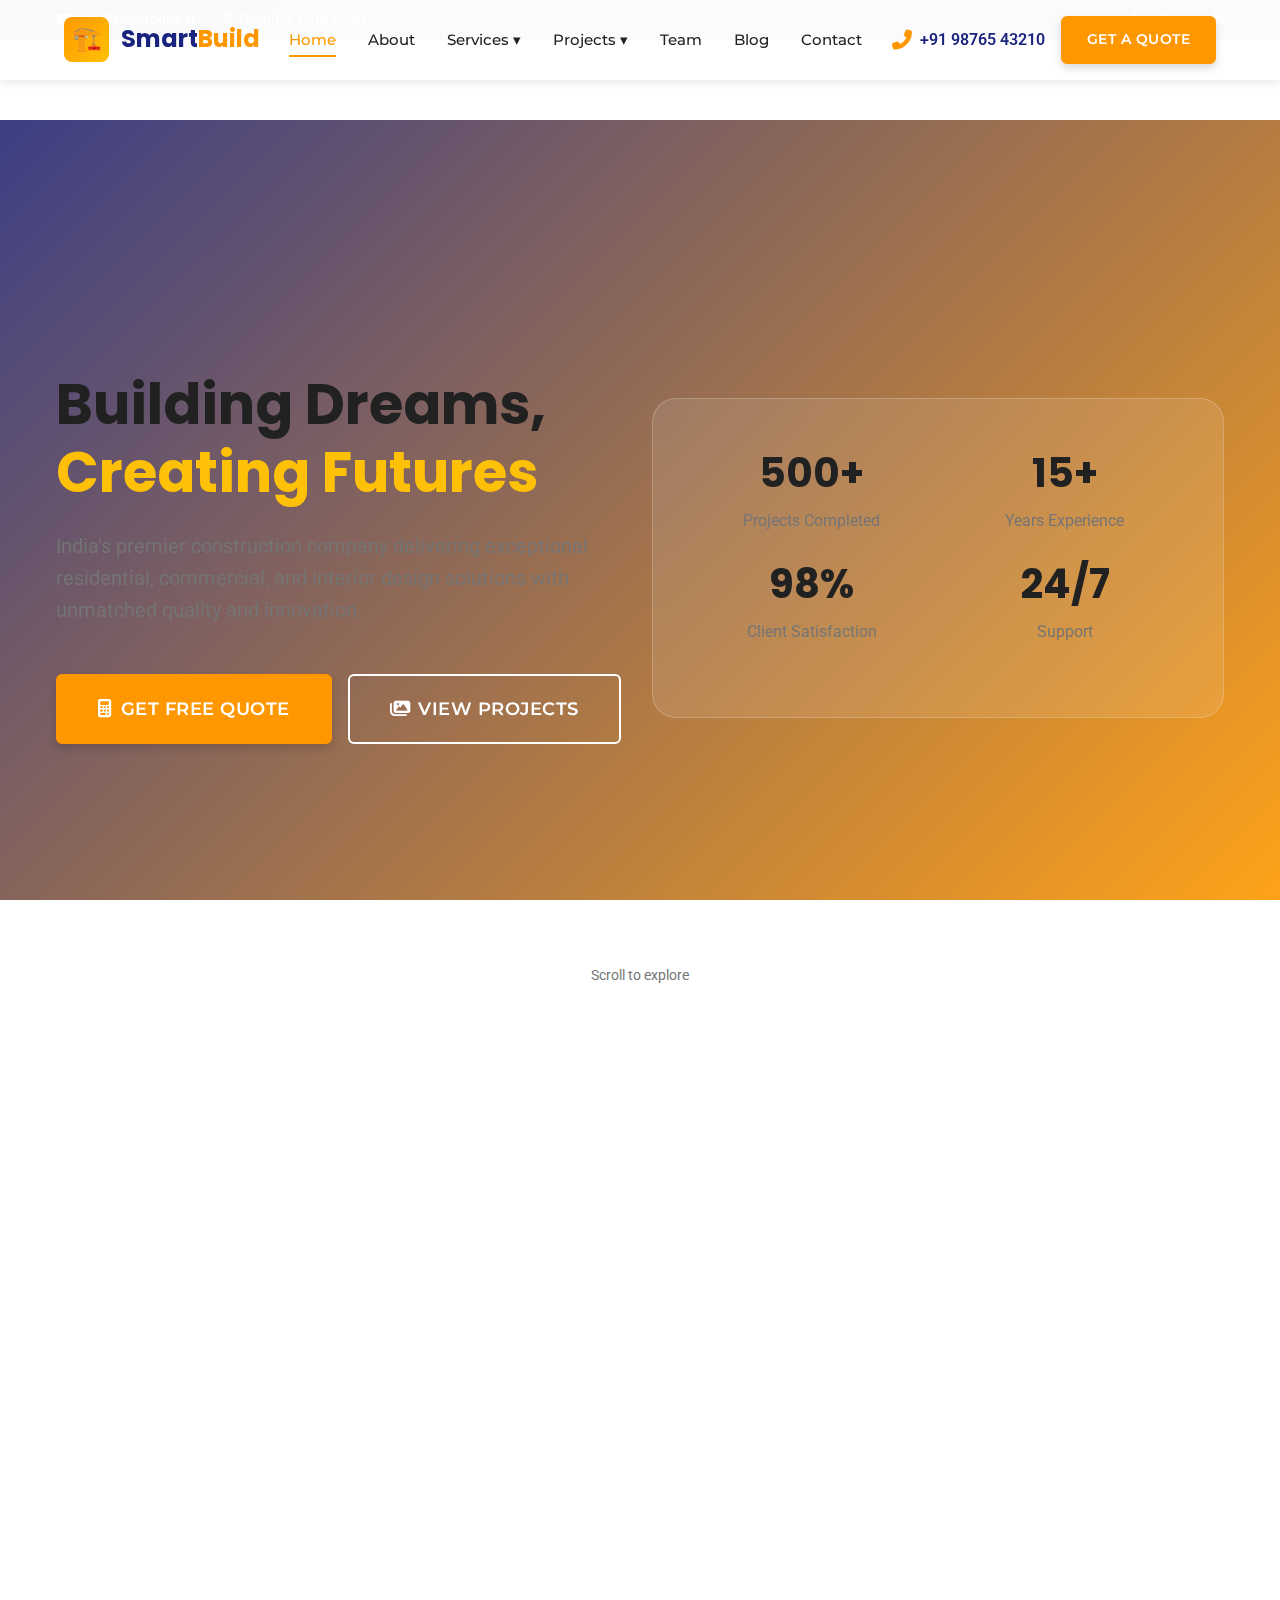
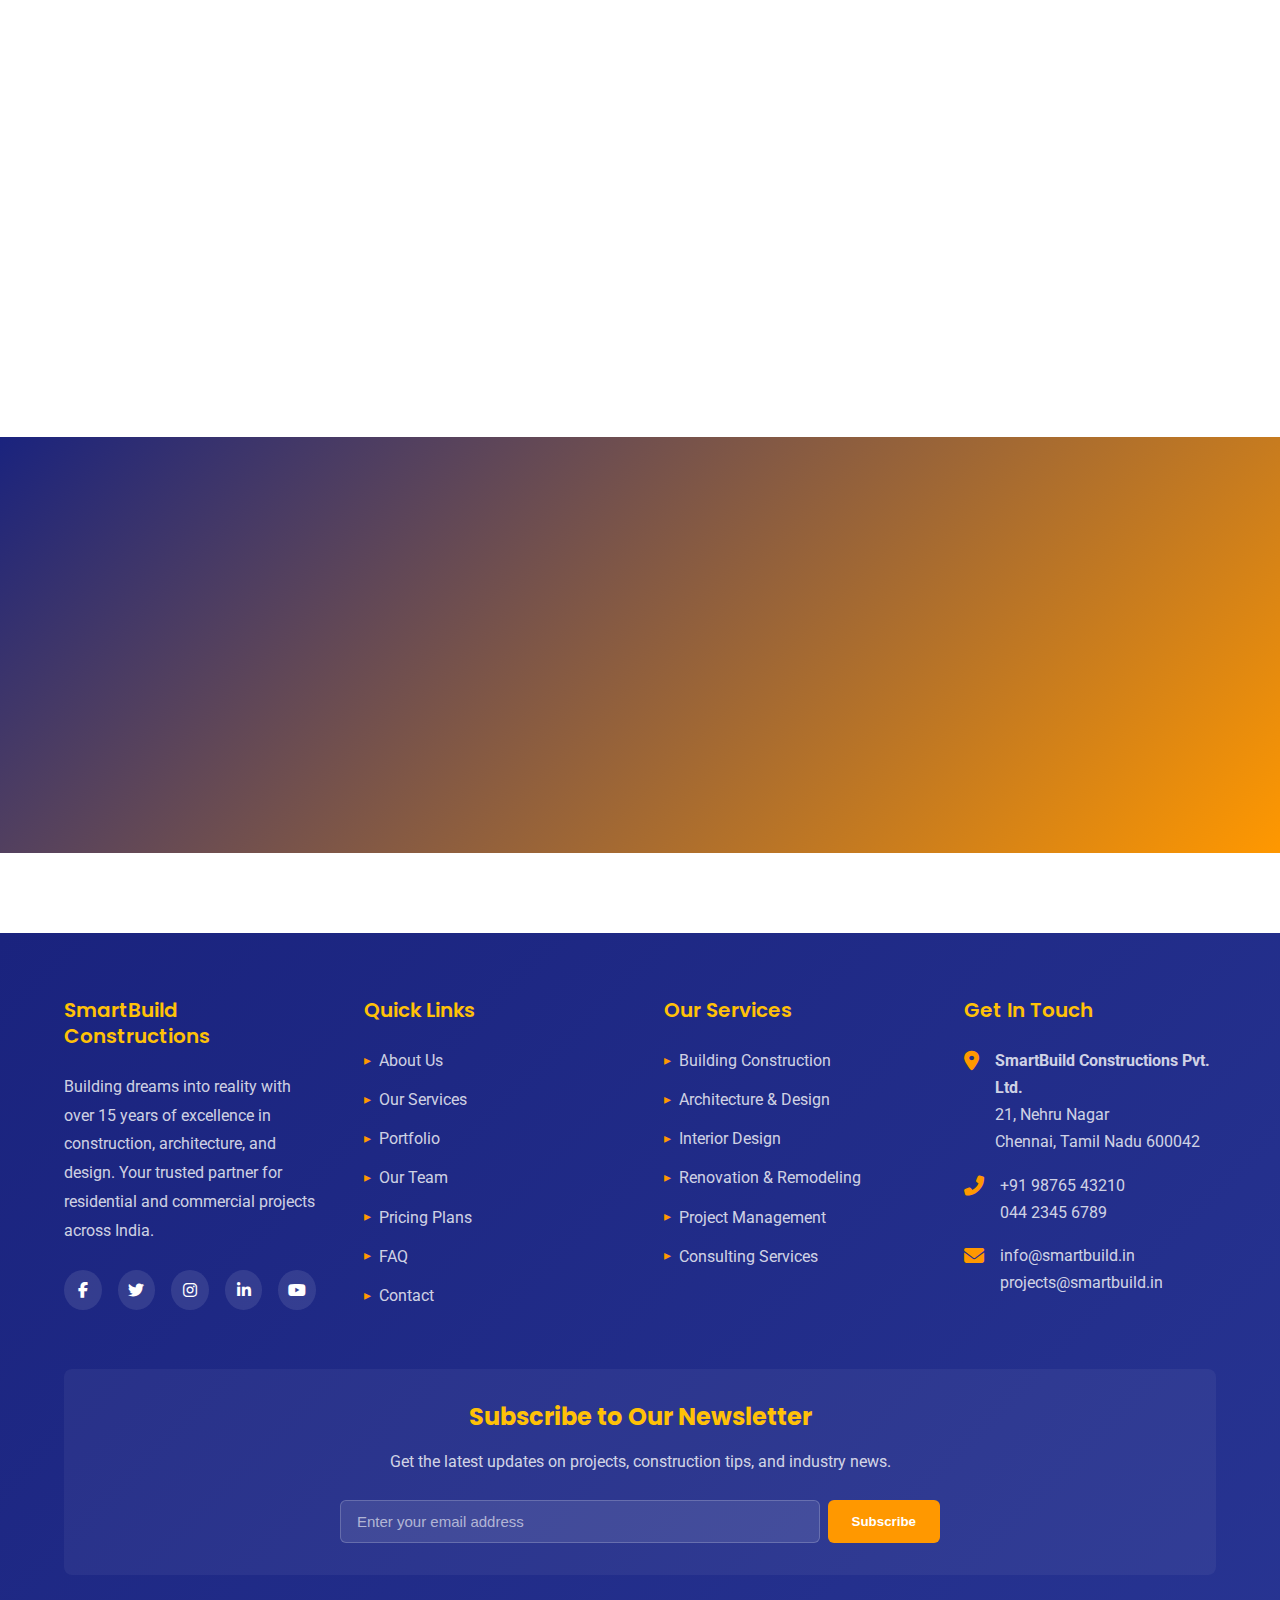
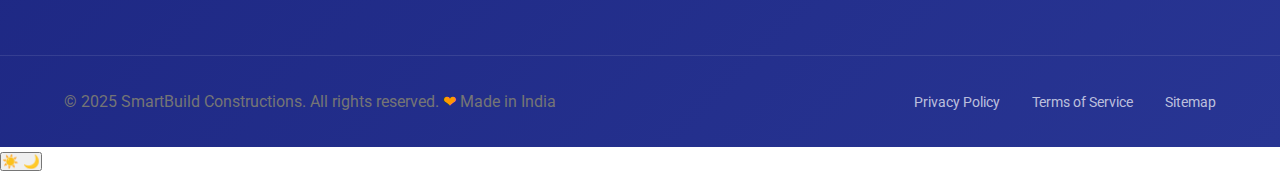
<file: index.html>
<!DOCTYPE html>
<html lang="en">
<head>
  <meta charset="UTF-8">
  <meta name="viewport" content="width=device-width, initial-scale=1.0">
  <meta name="description" content="SmartBuild Constructions - Leading construction and architecture company in India. Residential, commercial, and interior design services.">
  <meta name="keywords" content="construction, architecture, interior design, India, residential, commercial, building">
  <meta name="author" content="SmartBuild Constructions">
  
  <!-- Open Graph Meta Tags -->
  <meta property="og:title" content="SmartBuild Constructions - India's Premier Construction Company">
  <meta property="og:description" content="Expert construction, architecture, and interior design services across India. Quality homes, offices, and commercial spaces.">
  <meta property="og:type" content="website">
  <meta property="og:url" content="https://your-username.github.io/construction-template">
  <meta property="og:image" content="https://your-username.github.io/construction-template/assets/img/og-image.jpg">
  
  <!-- Twitter Card Meta Tags -->
  <meta name="twitter:card" content="summary_large_image">
  <meta name="twitter:title" content="SmartBuild Constructions">
  <meta name="twitter:description" content="Leading construction and architecture company in India">
  
  <title>SmartBuild Constructions - India's Premier Construction Company</title>
  
  <link rel="icon" type="image/png" href="assets/img/favicon.png">
  <link href="https://fonts.googleapis.com/css2?family=Poppins:wght@300;400;500;600;700&family=Montserrat:wght@400;500;600;700&family=Roboto:wght@300;400;500&display=swap" rel="stylesheet">
  <link rel="stylesheet" href="https://cdnjs.cloudflare.com/ajax/libs/font-awesome/6.4.0/css/all.min.css">
  <link rel="stylesheet" href="assets/css/style.css">
  <link rel="stylesheet" href="assets/css/layout.css">
  <link rel="stylesheet" href="assets/css/responsive.css">
  
  <!-- AOS Animation Library -->
  <link rel="stylesheet" href="https://unpkg.com/aos@2.3.1/dist/aos.css">
  
  <!-- Structured Data -->
  <script type="application/ld+json">
  {
    "@context": "https://schema.org",
    "@type": "Organization",
    "name": "SmartBuild Constructions",
    "description": "Leading construction and architecture company in India",
    "url": "https://your-username.github.io/construction-template",
    "logo": "https://your-username.github.io/construction-template/assets/img/logo.png",
    "contactPoint": {
      "@type": "ContactPoint",
      "telephone": "+919876543210",
      "contactType": "customer service",
      "areaServed": "IN",
      "availableLanguage": "English"
    },
    "address": {
      "@type": "PostalAddress",
      "streetAddress": "123 Tech Park, Electronic City",
      "addressLocality": "Bangalore",
      "addressRegion": "Karnataka",
      "postalCode": "560100",
      "addressCountry": "IN"
    }
  }
  </script>
</head>
<body>
  
  <!-- Page Loader -->
  <div class="page-loader">
    <div class="loader-spinner"></div>
  </div>

  <!-- Header -->
  <div id="header-placeholder"></div>

  <!-- Hero Section -->
  <section class="hero-section" style="
    background: linear-gradient(135deg, rgba(26, 35, 126, 0.9), rgba(255, 152, 0, 0.9)), 
                url('https://images.unsplash.com/photo-1541888946425-d81bb19240f5?auto=format&fit=crop&w=1920&q=80');
    background-size: cover;
    background-position: center;
    background-attachment: fixed;
    min-height: 100vh;
    display: flex;
    align-items: center;
    color: white;
    position: relative;
  ">
    <div class="container">
      <div class="row align-items-center min-vh-100">
        <div class="col-lg-6" data-aos="fade-right">
          <h1 class="hero-title mb-4" style="
            font-size: 3.5rem;
            font-weight: 700;
            line-height: 1.2;
            margin-bottom: 1.5rem;
          ">
            Building Dreams,<br>
            <span style="color: #FFC107;">Creating Futures</span>
          </h1>
          <p class="hero-subtitle mb-5" style="
            font-size: 1.25rem;
            opacity: 0.95;
            line-height: 1.6;
            margin-bottom: 2rem;
          ">
            India's premier construction company delivering exceptional residential, 
            commercial, and interior design solutions with unmatched quality and innovation.
          </p>
          <div class="hero-buttons d-flex gap-3 flex-wrap">
            <a href="pages/quote.html" class="btn btn-primary btn-lg">
              <i class="fas fa-calculator me-2"></i>Get Free Quote
            </a>
            <a href="pages/projects.html" class="btn btn-outline-light btn-lg">
              <i class="fas fa-images me-2"></i>View Projects
            </a>
          </div>
        </div>
        <div class="col-lg-6" data-aos="fade-left" data-aos-delay="200">
          <div class="hero-stats p-5" style="
            background: rgba(255, 255, 255, 0.1);
            backdrop-filter: blur(10px);
            border-radius: 1.5rem;
            border: 1px solid rgba(255, 255, 255, 0.2);
          ">
            <div class="row g-4 text-center">
              <div class="col-6">
                <h3 class="text-white mb-2" style="font-size: 2.5rem; font-weight: 700;">500+</h3>
                <p class="text-white-50 mb-0">Projects Completed</p>
              </div>
              <div class="col-6">
                <h3 class="text-white mb-2" style="font-size: 2.5rem; font-weight: 700;">15+</h3>
                <p class="text-white-50 mb-0">Years Experience</p>
              </div>
              <div class="col-6">
                <h3 class="text-white mb-2" style="font-size: 2.5rem; font-weight: 700;">98%</h3>
                <p class="text-white-50 mb-0">Client Satisfaction</p>
              </div>
              <div class="col-6">
                <h3 class="text-white mb-2" style="font-size: 2.5rem; font-weight: 700;">24/7</h3>
                <p class="text-white-50 mb-0">Support</p>
              </div>
            </div>
          </div>
        </div>
      </div>
    </div>
    
    <!-- Scroll Indicator -->
    <div class="scroll-indicator" style="
      position: absolute;
      bottom: 2rem;
      left: 50%;
      transform: translateX(-50%);
      color: white;
      text-align: center;
      animation: bounce 2s infinite;
    ">
      <i class="fas fa-chevron-down" style="font-size: 1.5rem;"></i>
      <p class="mt-2 mb-0" style="font-size: 0.875rem;">Scroll to explore</p>
    </div>
  </section>

  <!-- Services Section -->
  <section class="py-6" style="padding: 5rem 0;">
    <div class="container">
      <div class="section-title text-center mb-5" data-aos="fade-up">
        <h2 class="mb-3">Our Services</h2>
        <p class="text-secondary" style="font-size: 1.125rem; max-width: 600px; margin: 0 auto;">
          Comprehensive construction solutions tailored to your needs
        </p>
      </div>

      <div class="row g-4">
        <!-- Service 1 -->
        <div class="col-lg-4 col-md-6" data-aos="fade-up" data-aos-delay="100">
          <div class="card h-100 border-0 shadow-sm" style="transition: all 0.3s; border-radius: 1rem;">
            <div class="card-body p-4 text-center">
              <div style="
                width: 80px;
                height: 80px;
                background: linear-gradient(135deg, #FF9800, #FFC107);
                border-radius: 1.5rem;
                display: flex;
                align-items: center;
                justify-content: center;
                margin: 0 auto 1.5rem;
                font-size: 2rem;
              ">🏗️</div>
              <h4 class="mb-3">Residential Construction</h4>
              <p class="text-secondary mb-4">
                Custom homes, villas, apartments with modern amenities and sustainable design.
              </p>
              <a href="pages/service-details.html" class="btn btn-outline-primary">
                Learn More <i class="fas fa-arrow-right ms-2"></i>
              </a>
            </div>
          </div>
        </div>

        <!-- Service 2 -->
        <div class="col-lg-4 col-md-6" data-aos="fade-up" data-aos-delay="200">
          <div class="card h-100 border-0 shadow-sm" style="transition: all 0.3s; border-radius: 1rem;">
            <div class="card-body p-4 text-center">
              <div style="
                width: 80px;
                height: 80px;
                background: linear-gradient(135deg, #1A237E, #3949AB);
                border-radius: 1.5rem;
                display: flex;
                align-items: center;
                justify-content: center;
                margin: 0 auto 1.5rem;
                font-size: 2rem;
              ">🏢</div>
              <h4 class="mb-3">Commercial Projects</h4>
              <p class="text-secondary mb-4">
                Offices, malls, hotels, and industrial buildings with cutting-edge architecture.
              </p>
              <a href="pages/service-details.html" class="btn btn-outline-primary">
                Learn More <i class="fas fa-arrow-right ms-2"></i>
              </a>
            </div>
          </div>
        </div>

        <!-- Service 3 -->
        <div class="col-lg-4 col-md-6" data-aos="fade-up" data-aos-delay="300">
          <div class="card h-100 border-0 shadow-sm" style="transition: all 0.3s; border-radius: 1rem;">
            <div class="card-body p-4 text-center">
              <div style="
                width: 80px;
                height: 80px;
                background: linear-gradient(135deg, #4CAF50, #66BB6A);
                border-radius: 1.5rem;
                display: flex;
                align-items: center;
                justify-content: center;
                margin: 0 auto 1.5rem;
                font-size: 2rem;
              ">🛋️</div>
              <h4 class="mb-3">Interior Design</h4>
              <p class="text-secondary mb-4">
                Complete interior solutions with modern aesthetics and functional design.
              </p>
              <a href="pages/service-details.html" class="btn btn-outline-primary">
                Learn More <i class="fas fa-arrow-right ms-2"></i>
              </a>
            </div>
          </div>
        </div>
      </div>
    </div>
  </section>

  <!-- CTA Section -->
  <section style="
    background: linear-gradient(135deg, #1A237E, #FF9800);
    padding: 5rem 0;
    color: white;
  ">
    <div class="container text-center" data-aos="zoom-in">
      <h2 class="text-white mb-4">Ready to Start Your Project?</h2>
      <p class="text-white mb-5" style="font-size: 1.125rem; max-width: 600px; margin: 0 auto 2rem; opacity: 0.95;">
        Get a free consultation and detailed quote for your construction project. 
        No obligation, just expert advice.
      </p>
      <div class="d-flex gap-3 justify-content-center flex-wrap">
        <a href="pages/quote.html" class="btn btn-primary btn-lg">
          <i class="fas fa-calculator me-2"></i>Get Free Quote
        </a>
        <a href="tel:+919876543210" class="btn btn-outline-light btn-lg">
          <i class="fas fa-phone me-2"></i>+91 98765 43210
        </a>
      </div>
    </div>
  </section>

  <!-- Footer -->
  <div id="footer-placeholder"></div>

  <!-- Modals -->
  <div id="modals-placeholder"></div>

  <!-- Scripts -->
  <script src="https://cdnjs.cloudflare.com/ajax/libs/jquery/3.7.1/jquery.min.js"></script>
  <script src="assets/js/main.js"></script>
  <script src="assets/js/ajax.js"></script>
  <script src="https://unpkg.com/aos@2.3.1/dist/aos.js"></script>
  
  <script>
    // Load partials
    fetch('partials/header.html').then(r => r.text()).then(d => document.getElementById('header-placeholder').innerHTML = d);
    fetch('partials/footer.html').then(r => r.text()).then(d => document.getElementById('footer-placeholder').innerHTML = d);
    fetch('partials/modals.html').then(r => r.text()).then(d => document.getElementById('modals-placeholder').innerHTML = d);
    
    // Initialize AOS
    AOS.init({
      duration: 800,
      easing: 'ease-in-out',
      once: true
    });
  </script>

  <!-- Custom Styles -->
  <style>
    .hero-section .card:hover {
      transform: translateY(-10px);
      box-shadow: 0 20px 40px rgba(0,0,0,0.1);
    }
    
    @keyframes bounce {
      0%, 20%, 50%, 80%, 100% {
        transform: translateY(0);
      }
      40% {
        transform: translateY(-10px);
      }
      60% {
        transform: translateY(-5px);
      }
    }
    
    .scroll-indicator {
      animation: bounce 2s infinite;
    }
  </style>
</body>
</html>
</file>
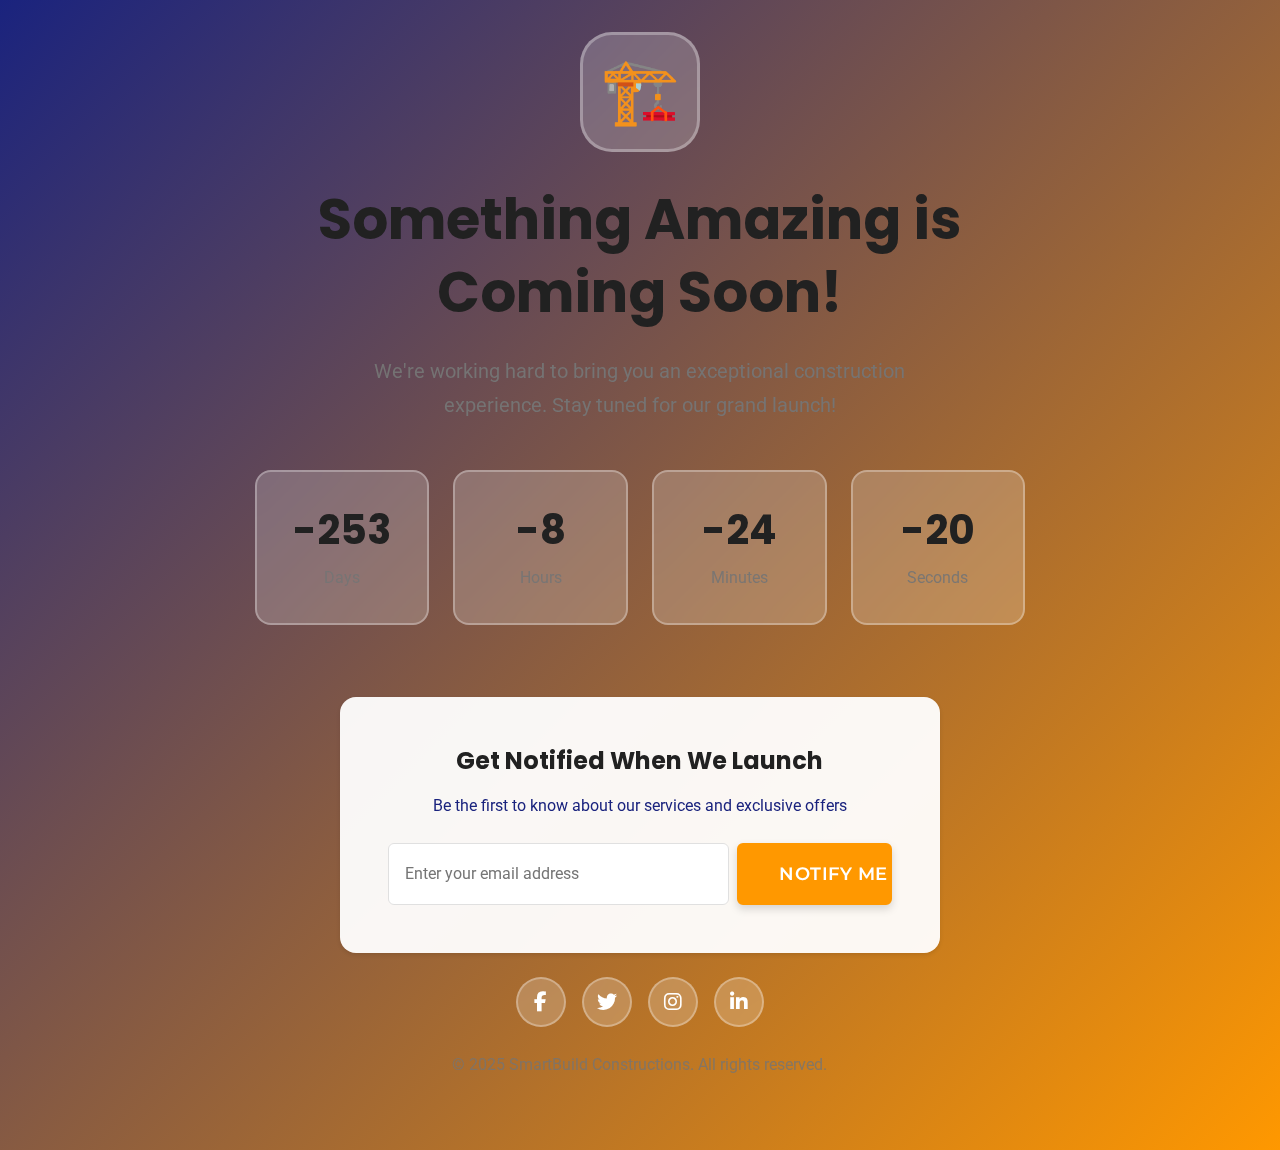
<file: pages/coming-soon.html>
<!DOCTYPE html>
<html lang="en">
<head>
  <meta charset="UTF-8">
  <meta name="viewport" content="width=device-width, initial-scale=1.0">
  <title>Coming Soon - SmartBuild Constructions</title>
  
  <link rel="icon" type="image/png" href="../assets/img/favicon.png">
  <link href="https://fonts.googleapis.com/css2?family=Poppins:wght@300;400;500;600;700&family=Montserrat:wght@400;500;600;700&family=Roboto:wght@300;400;500&display=swap" rel="stylesheet">
  <link rel="stylesheet" href="https://cdnjs.cloudflare.com/ajax/libs/font-awesome/6.4.0/css/all.min.css">
  <link rel="stylesheet" href="../assets/css/style.css">
  <link rel="stylesheet" href="../assets/css/layout.css">
  <link rel="stylesheet" href="../assets/css/responsive.css">
</head>
<body style="
  background: linear-gradient(135deg, #1A237E, #FF9800);
  min-height: 100vh;
  display: flex;
  align-items: center;
  justify-content: center;
  padding: 2rem;
">
  
  <div class="container">
    <div class="row justify-content-center">
      <div class="col-lg-8 text-center">
        <div data-aos="zoom-in">
          <div style="
            width: 120px;
            height: 120px;
            background: rgba(255,255,255,0.2);
            backdrop-filter: blur(10px);
            border-radius: 2rem;
            display: flex;
            align-items: center;
            justify-content: center;
            font-size: 4rem;
            margin: 0 auto 2rem;
            border: 3px solid rgba(255,255,255,0.3);
          ">🏗️</div>
          
          <h1 class="text-white mb-4" style="font-size: 3.5rem;">
            Something Amazing is<br>Coming Soon!
          </h1>
          
          <p class="text-white mb-5" style="font-size: 1.25rem; opacity: 0.95; max-width: 600px; margin: 0 auto 3rem;">
            We're working hard to bring you an exceptional construction experience. 
            Stay tuned for our grand launch!
          </p>

          <!-- Countdown Timer -->
          <div class="row g-3 mb-5">
            <div class="col-3">
              <div style="
                background: rgba(255,255,255,0.2);
                backdrop-filter: blur(10px);
                padding: 2rem 1rem;
                border-radius: 1rem;
                border: 2px solid rgba(255,255,255,0.3);
              ">
                <h2 class="text-white mb-2" id="days">30</h2>
                <p class="text-white mb-0" style="opacity: 0.9;">Days</p>
              </div>
            </div>
            <div class="col-3">
              <div style="
                background: rgba(255,255,255,0.2);
                backdrop-filter: blur(10px);
                padding: 2rem 1rem;
                border-radius: 1rem;
                border: 2px solid rgba(255,255,255,0.3);
              ">
                <h2 class="text-white mb-2" id="hours">12</h2>
                <p class="text-white mb-0" style="opacity: 0.9;">Hours</p>
              </div>
            </div>
            <div class="col-3">
              <div style="
                background: rgba(255,255,255,0.2);
                backdrop-filter: blur(10px);
                padding: 2rem 1rem;
                border-radius: 1rem;
                border: 2px solid rgba(255,255,255,0.3);
              ">
                <h2 class="text-white mb-2" id="minutes">45</h2>
                <p class="text-white mb-0" style="opacity: 0.9;">Minutes</p>
              </div>
            </div>
            <div class="col-3">
              <div style="
                background: rgba(255,255,255,0.2);
                backdrop-filter: blur(10px);
                padding: 2rem 1rem;
                border-radius: 1rem;
                border: 2px solid rgba(255,255,255,0.3);
              ">
                <h2 class="text-white mb-2" id="seconds">30</h2>
                <p class="text-white mb-0" style="opacity: 0.9;">Seconds</p>
              </div>
            </div>
          </div>

          <!-- Newsletter Signup -->
          <div class="card p-5 mb-4" style="border: none; border-radius: 1rem; background: rgba(255,255,255,0.95); max-width: 600px; margin: 0 auto;">
            <h4 class="mb-3">Get Notified When We Launch</h4>
            <p class="text-secondary mb-4">Be the first to know about our services and exclusive offers</p>
            <form class="d-flex gap-2">
              <input 
                type="email" 
                class="form-control form-control-lg" 
                placeholder="Enter your email address"
                required>
              <button type="submit" class="btn btn-primary btn-lg" style="white-space: nowrap;">
                Notify Me
              </button>
            </form>
          </div>

          <!-- Social Links -->
          <div class="d-flex justify-content-center gap-3 mb-4">
            <a href="#" style="
              width: 50px;
              height: 50px;
              background: rgba(255,255,255,0.2);
              backdrop-filter: blur(10px);
              border-radius: 50%;
              display: flex;
              align-items: center;
              justify-content: center;
              color: white;
              font-size: 1.25rem;
              text-decoration: none;
              border: 2px solid rgba(255,255,255,0.3);
              transition: all 0.3s;
            " onmouseover="this.style.background='rgba(255,255,255,0.3)'" onmouseout="this.style.background='rgba(255,255,255,0.2)'">
              <i class="fab fa-facebook-f"></i>
            </a>
            <a href="#" style="
              width: 50px;
              height: 50px;
              background: rgba(255,255,255,0.2);
              backdrop-filter: blur(10px);
              border-radius: 50%;
              display: flex;
              align-items: center;
              justify-content: center;
              color: white;
              font-size: 1.25rem;
              text-decoration: none;
              border: 2px solid rgba(255,255,255,0.3);
              transition: all 0.3s;
            " onmouseover="this.style.background='rgba(255,255,255,0.3)'" onmouseout="this.style.background='rgba(255,255,255,0.2)'">
              <i class="fab fa-twitter"></i>
            </a>
            <a href="#" style="
              width: 50px;
              height: 50px;
              background: rgba(255,255,255,0.2);
              backdrop-filter: blur(10px);
              border-radius: 50%;
              display: flex;
              align-items: center;
              justify-content: center;
              color: white;
              font-size: 1.25rem;
              text-decoration: none;
              border: 2px solid rgba(255,255,255,0.3);
              transition: all 0.3s;
            " onmouseover="this.style.background='rgba(255,255,255,0.3)'" onmouseout="this.style.background='rgba(255,255,255,0.2)'">
              <i class="fab fa-instagram"></i>
            </a>
            <a href="#" style="
              width: 50px;
              height: 50px;
              background: rgba(255,255,255,0.2);
              backdrop-filter: blur(10px);
              border-radius: 50%;
              display: flex;
              align-items: center;
              justify-content: center;
              color: white;
              font-size: 1.25rem;
              text-decoration: none;
              border: 2px solid rgba(255,255,255,0.3);
              transition: all 0.3s;
            " onmouseover="this.style.background='rgba(255,255,255,0.3)'" onmouseout="this.style.background='rgba(255,255,255,0.2)'">
              <i class="fab fa-linkedin-in"></i>
            </a>
          </div>

          <p class="text-white" style="opacity: 0.8;">
            © 2025 SmartBuild Constructions. All rights reserved.
          </p>
        </div>
      </div>
    </div>
  </div>

  <script src="https://cdnjs.cloudflare.com/ajax/libs/jquery/3.7.1/jquery.min.js"></script>
  <link rel="stylesheet" href="https://unpkg.com/aos@2.3.1/dist/aos.css">
  <script src="https://unpkg.com/aos@2.3.1/dist/aos.js"></script>
  <script>
    AOS.init({duration: 800});
    
    // Countdown Timer
    function countdown() {
      const now = new Date().getTime();
      const launchDate = new Date('2025-11-14').getTime();
      const distance = launchDate - now;
      
      const days = Math.floor(distance / (1000 * 60 * 60 * 24));
      const hours = Math.floor((distance % (1000 * 60 * 60 * 24)) / (1000 * 60 * 60));
      const minutes = Math.floor((distance % (1000 * 60 * 60)) / (1000 * 60));
      const seconds = Math.floor((distance % (1000 * 60)) / 1000);
      
      document.getElementById('days').textContent = days;
      document.getElementById('hours').textContent = hours;
      document.getElementById('minutes').textContent = minutes;
      document.getElementById('seconds').textContent = seconds;
    }
    
    setInterval(countdown, 1000);
    countdown();
  </script>
</body>
</html>
</file>
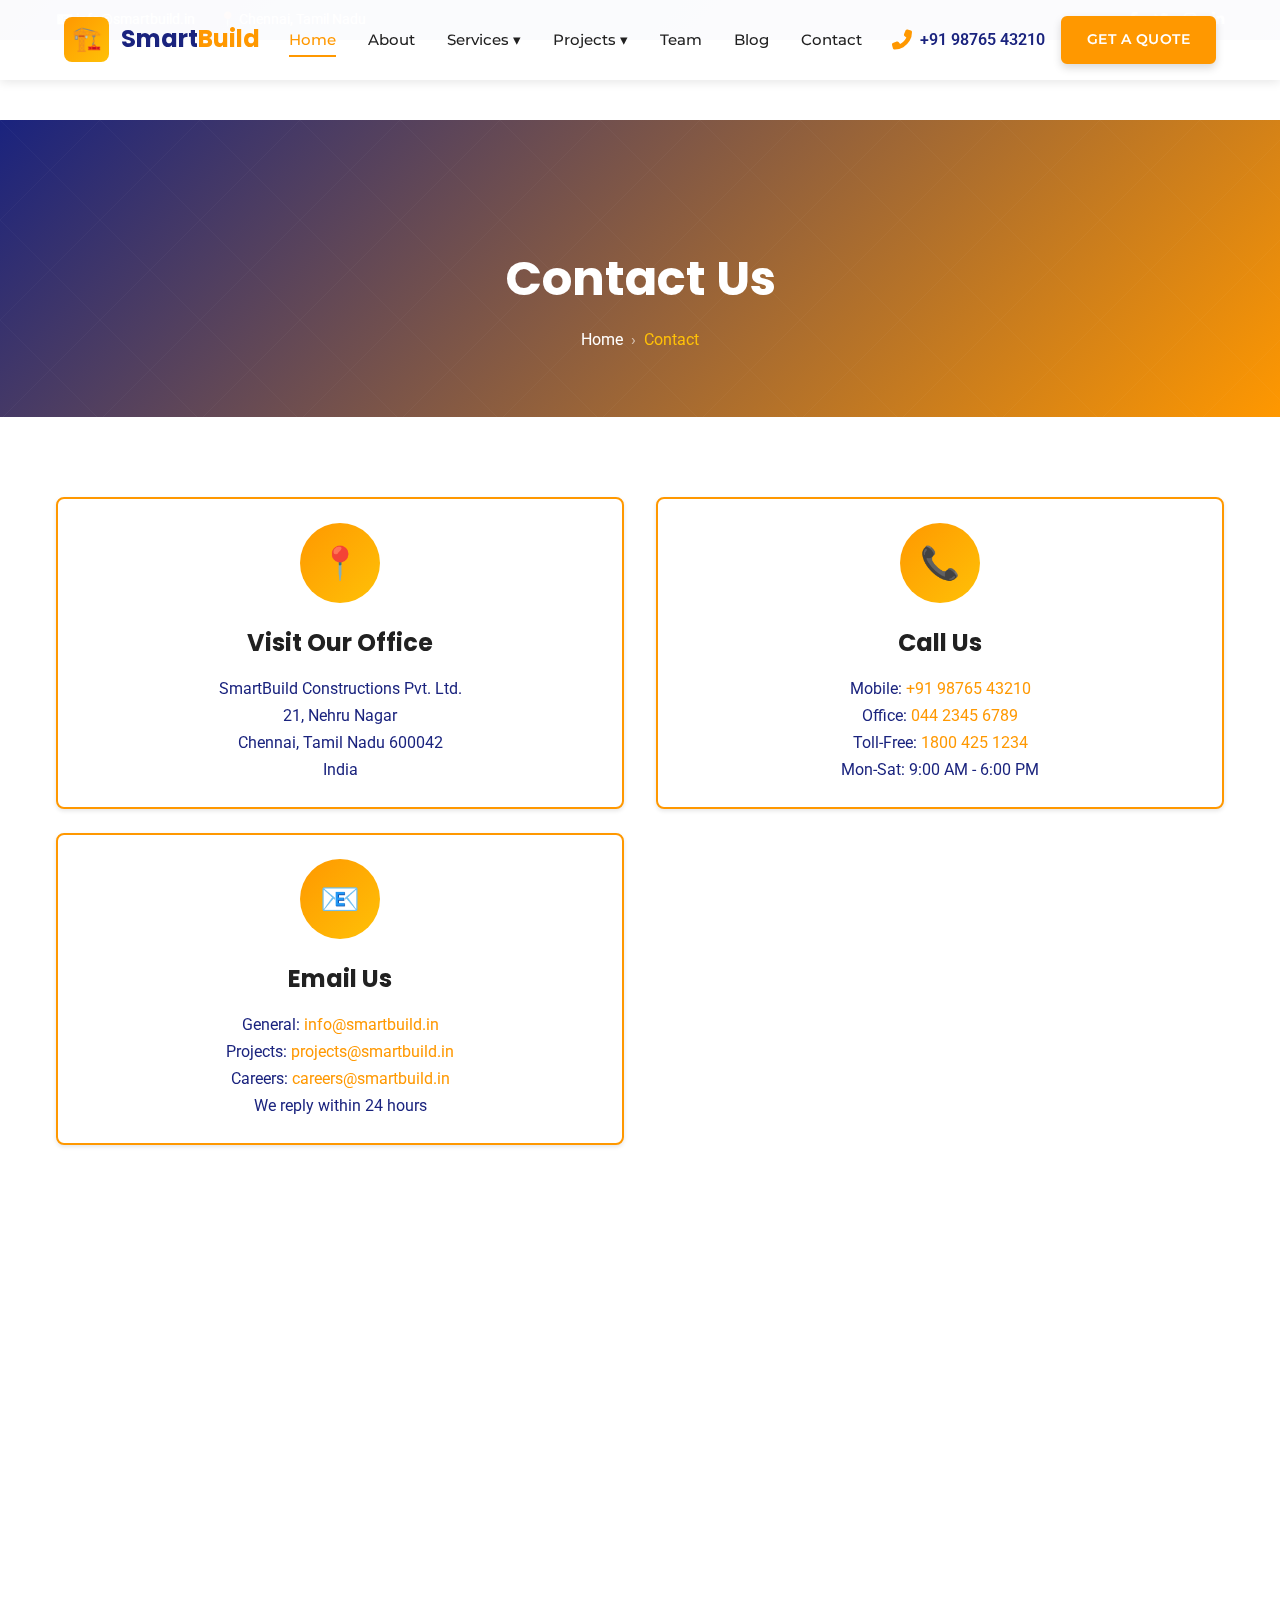
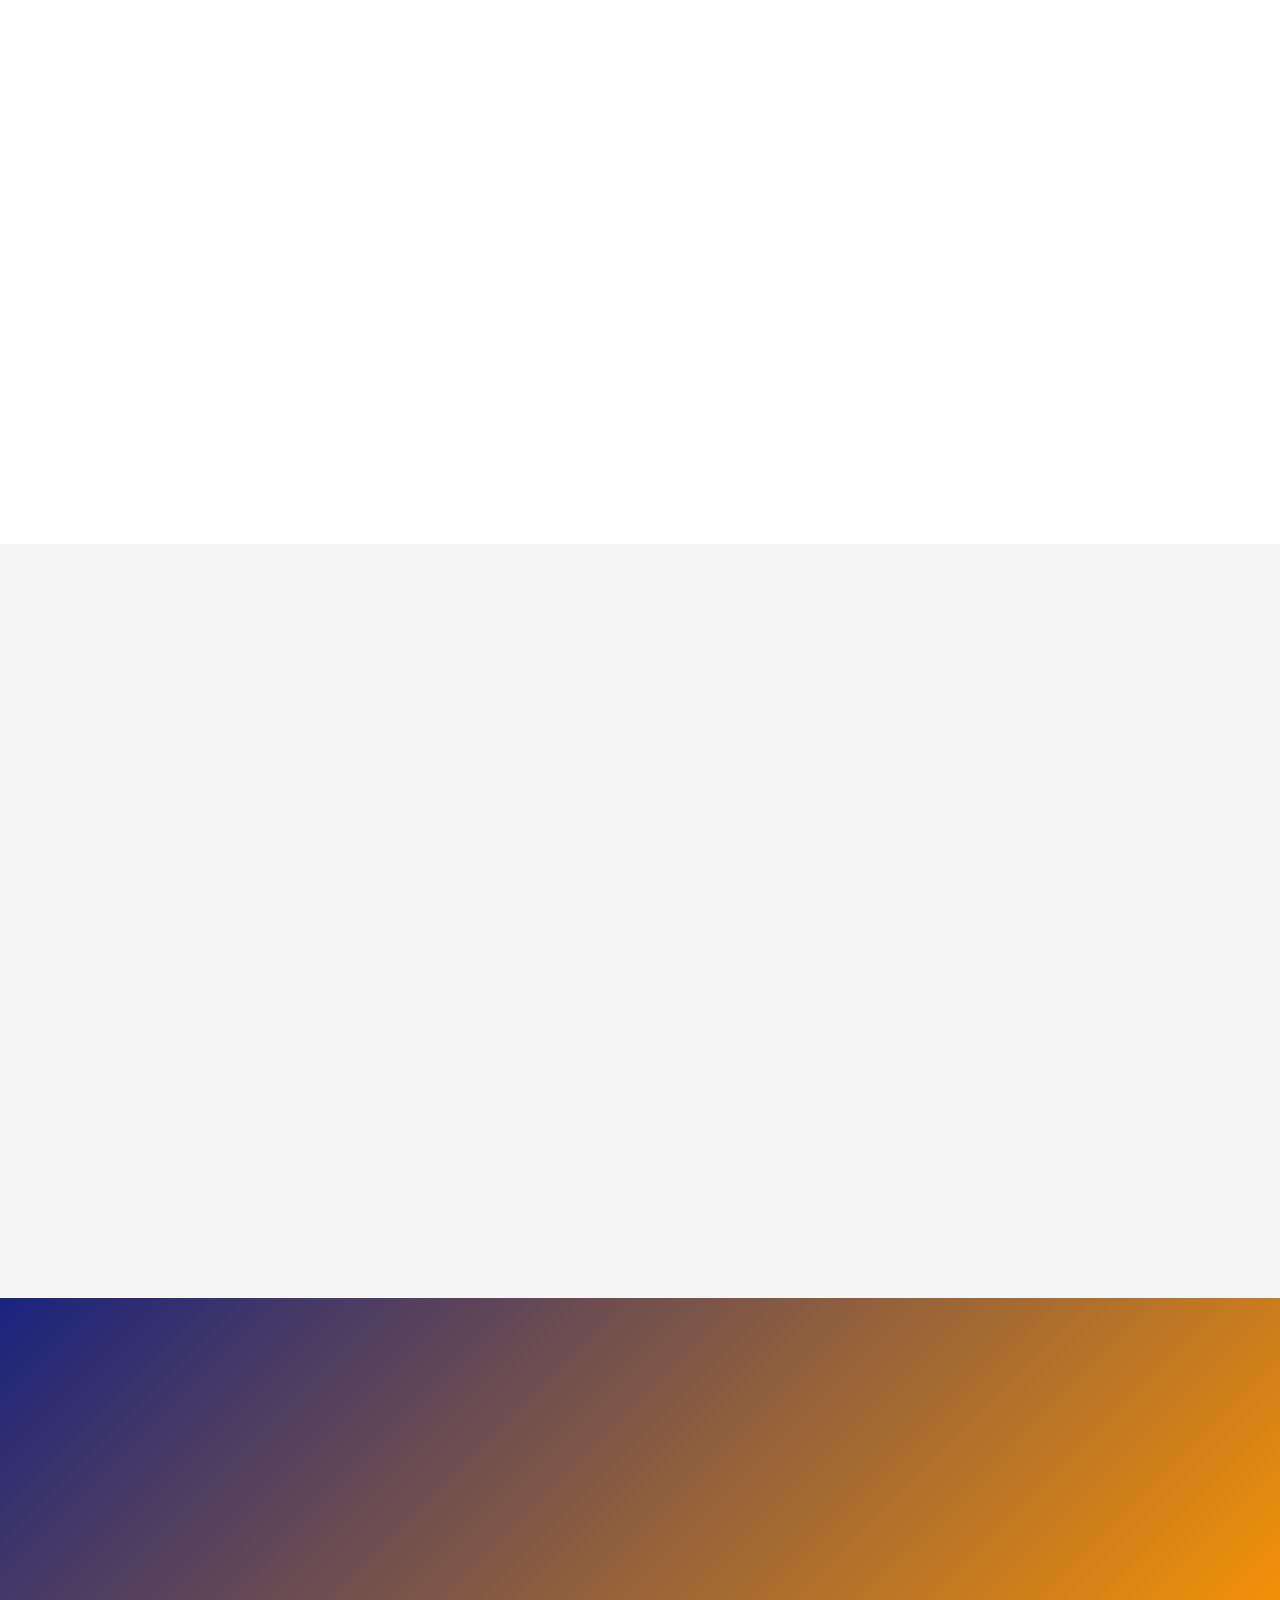
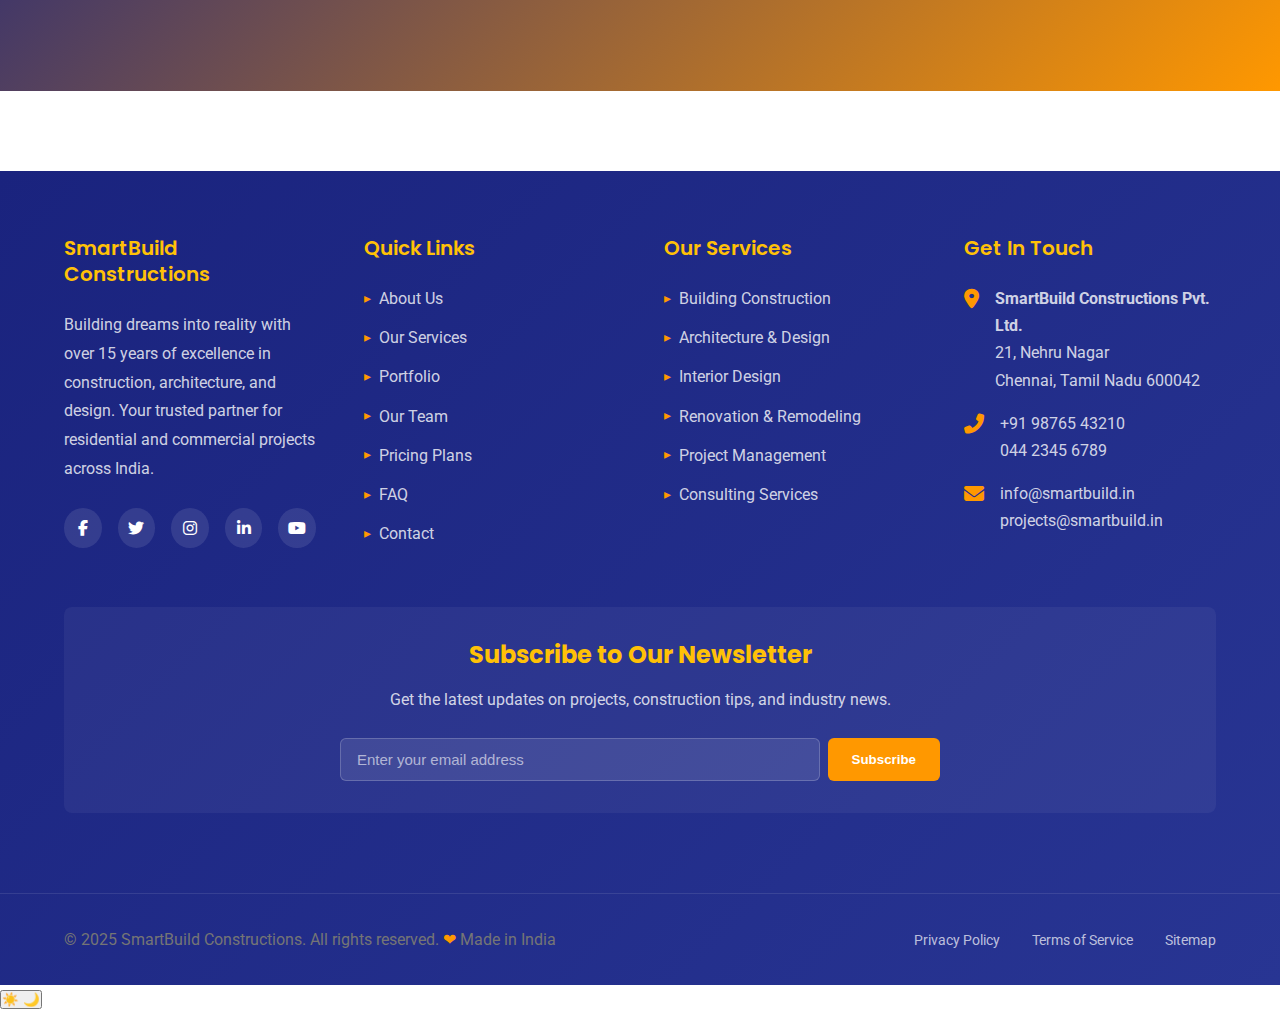
<file: pages/contact.html>
<!DOCTYPE html>
<html lang="en">
<head>
  <meta charset="UTF-8">
  <meta name="viewport" content="width=device-width, initial-scale=1.0">
  <meta name="description" content="Contact SmartBuild Constructions - Get in touch for construction, architecture and design services across India.">
  <title>Contact Us - SmartBuild Constructions</title>
  
  <link rel="icon" type="image/png" href="../assets/img/favicon.png">
  <link href="https://fonts.googleapis.com/css2?family=Poppins:wght@300;400;500;600;700&family=Montserrat:wght@400;500;600;700&family=Roboto:wght@300;400;500&display=swap" rel="stylesheet">
  <link rel="stylesheet" href="https://cdnjs.cloudflare.com/ajax/libs/font-awesome/6.4.0/css/all.min.css">
  <link rel="stylesheet" href="../assets/css/style.css">
  <link rel="stylesheet" href="../assets/css/layout.css">
  <link rel="stylesheet" href="../assets/css/responsive.css">
</head>
<body>
  
  <div class="page-loader"><div class="loader-spinner"></div></div>
  <div id="header-placeholder"></div>

  <section class="breadcrumb-section">
    <div class="container text-center">
      <h1 data-aos="fade-down">Contact Us</h1>
      <nav class="breadcrumb justify-content-center" data-aos="fade-up">
        <div class="breadcrumb-item"><a href="index.html">Home</a></div>
        <div class="breadcrumb-item active">Contact</div>
      </nav>
    </div>
  </section>

  <!-- Contact Info Cards -->
  <section class="py-6">
    <div class="container">
      <div class="row g-4 mb-5">
        <div class="col-lg-4 col-md-6" data-aos="fade-up" data-aos-delay="100">
          <div class="card h-100 text-center p-4" style="border: 2px solid #FF9800;">
            <div style="
              width: 80px;
              height: 80px;
              background: linear-gradient(135deg, #FF9800, #FFC107);
              border-radius: 50%;
              display: flex;
              align-items: center;
              justify-content: center;
              font-size: 2rem;
              color: white;
              margin: 0 auto 1.5rem;
            ">📍</div>
            <h4>Visit Our Office</h4>
            <p class="text-secondary mb-0">
              SmartBuild Constructions Pvt. Ltd.<br>
              21, Nehru Nagar<br>
              Chennai, Tamil Nadu 600042<br>
              India
            </p>
          </div>
        </div>
        <div class="col-lg-4 col-md-6" data-aos="fade-up" data-aos-delay="200">
          <div class="card h-100 text-center p-4" style="border: 2px solid #FF9800;">
            <div style="
              width: 80px;
              height: 80px;
              background: linear-gradient(135deg, #FF9800, #FFC107);
              border-radius: 50%;
              display: flex;
              align-items: center;
              justify-content: center;
              font-size: 2rem;
              color: white;
              margin: 0 auto 1.5rem;
            ">📞</div>
            <h4>Call Us</h4>
            <p class="text-secondary mb-0">
              Mobile: <a href="tel:+919876543210" style="color: #FF9800;">+91 98765 43210</a><br>
              Office: <a href="tel:+914423456789" style="color: #FF9800;">044 2345 6789</a><br>
              Toll-Free: <a href="tel:18004251234" style="color: #FF9800;">1800 425 1234</a><br>
              Mon-Sat: 9:00 AM - 6:00 PM
            </p>
          </div>
        </div>
        <div class="col-lg-4 col-md-6" data-aos="fade-up" data-aos-delay="300">
          <div class="card h-100 text-center p-4" style="border: 2px solid #FF9800;">
            <div style="
              width: 80px;
              height: 80px;
              background: linear-gradient(135deg, #FF9800, #FFC107);
              border-radius: 50%;
              display: flex;
              align-items: center;
              justify-content: center;
              font-size: 2rem;
              color: white;
              margin: 0 auto 1.5rem;
            ">📧</div>
            <h4>Email Us</h4>
            <p class="text-secondary mb-0">
              General: <a href="mailto:info@smartbuild.in" style="color: #FF9800;">info@smartbuild.in</a><br>
              Projects: <a href="mailto:projects@smartbuild.in" style="color: #FF9800;">projects@smartbuild.in</a><br>
              Careers: <a href="mailto:careers@smartbuild.in" style="color: #FF9800;">careers@smartbuild.in</a><br>
              We reply within 24 hours
            </p>
          </div>
        </div>
      </div>

      <!-- Contact Form & Map -->
      <div class="row g-5">
        <div class="col-lg-6" data-aos="fade-right">
          <h2 class="mb-4">Send Us a Message</h2>
          <p class="text-secondary mb-4">
            Have a question or want to discuss your project? Fill out the form below and our team will get back to you shortly.
          </p>
          <form id="contactForm" class="needs-validation" novalidate>
            <div class="row g-3">
              <div class="col-md-6">
                <div class="form-group">
                  <label for="name" class="form-label">Full Name *</label>
                  <input type="text" class="form-control" id="name" name="name" required placeholder="Your Name">
                </div>
              </div>
              <div class="col-md-6">
                <div class="form-group">
                  <label for="phone" class="form-label">Phone Number *</label>
                  <input type="tel" class="form-control" id="phone" name="phone" required placeholder="+91 XXXXX XXXXX">
                </div>
              </div>
            </div>
            <div class="form-group">
              <label for="email" class="form-label">Email Address *</label>
              <input type="email" class="form-control" id="email" name="email" required placeholder="your.email@example.com">
            </div>
            <div class="form-group">
              <label for="subject" class="form-label">Subject *</label>
              <select class="form-control form-select" id="subject" name="subject" required>
                <option value="">Select a subject</option>
                <option value="general">General Inquiry</option>
                <option value="quote">Request a Quote</option>
                <option value="project">Discuss a Project</option>
                <option value="support">Technical Support</option>
                <option value="career">Career Opportunities</option>
                <option value="other">Other</option>
              </select>
            </div>
            <div class="form-group">
              <label for="message" class="form-label">Message *</label>
              <textarea class="form-control" id="message" name="message" rows="5" required placeholder="Tell us about your project or inquiry..."></textarea>
            </div>
            <div class="form-group">
              <label class="d-flex align-items-center gap-2">
                <input type="checkbox" required>
                <span style="font-size: 0.9375rem;">I agree to the <a href="privacy-policy.html">Privacy Policy</a></span>
              </label>
            </div>
            <button type="submit" class="btn btn-primary btn-lg w-100">
              Send Message <i class="fas fa-paper-plane ms-2"></i>
            </button>
          </form>
        </div>
        
        <div class="col-lg-6" data-aos="fade-left">
          <h2 class="mb-4">Our Location</h2>
          <div style="border-radius: 1rem; overflow: hidden; height: 450px; margin-bottom: 2rem;">
            <iframe 
              src="https://www.google.com/maps/embed?pb=!1m18!1m12!1m3!1d3887.4558481794836!2d80.27049431482193!3d13.082680990778986!2m3!1f0!2f0!3f0!3m2!1i1024!2i768!4f13.1!3m3!1m2!1s0x0%3A0x0!2zMTPCsDA0JzU3LjciTiA4MMKwMTYnMjAuMyJF!5e0!3m2!1sen!2sin!4v1234567890123" 
              width="100%" 
              height="100%" 
              style="border:0;" 
              allowfullscreen="" 
              loading="lazy" 
              referrerpolicy="no-referrer-when-downgrade">
            </iframe>
          </div>
          <div class="card p-4" style="background: #F5F5F5; border: none;">
            <h5 class="mb-3">Business Hours</h5>
            <div class="d-flex justify-content-between mb-2">
              <span class="text-secondary">Monday - Friday</span>
              <span class="fw-semibold">9:00 AM - 6:00 PM</span>
            </div>
            <div class="d-flex justify-content-between mb-2">
              <span class="text-secondary">Saturday</span>
              <span class="fw-semibold">10:00 AM - 4:00 PM</span>
            </div>
            <div class="d-flex justify-content-between">
              <span class="text-secondary">Sunday</span>
              <span class="text-danger">Closed</span>
            </div>
          </div>
        </div>
      </div>
    </div>
  </section>

  <!-- Branch Offices -->
  <section class="section-bg-light py-6">
    <div class="container">
      <div class="section-title" data-aos="fade-up">
        <h2>Our Branch Offices</h2>
        <p>We're present across major cities in India</p>
      </div>
      <div class="row g-4">
        <div class="col-lg-3 col-md-6" data-aos="fade-up" data-aos-delay="100">
          <div class="card p-4 text-center h-100" style="border: none;">
            <h5>Bangalore Office</h5>
            <p class="text-secondary mb-3">
              45, MG Road<br>
              Bangalore, Karnataka 560001
            </p>
            <a href="tel:+918012345678" style="color: #FF9800;">+91 80 1234 5678</a>
          </div>
        </div>
        <div class="col-lg-3 col-md-6" data-aos="fade-up" data-aos-delay="200">
          <div class="card p-4 text-center h-100" style="border: none;">
            <h5>Hyderabad Office</h5>
            <p class="text-secondary mb-3">
              78, Banjara Hills<br>
              Hyderabad, Telangana 500034
            </p>
            <a href="tel:+914012345678" style="color: #FF9800;">+91 40 1234 5678</a>
          </div>
        </div>
        <div class="col-lg-3 col-md-6" data-aos="fade-up" data-aos-delay="300">
          <div class="card p-4 text-center h-100" style="border: none;">
            <h5>Mumbai Office</h5>
            <p class="text-secondary mb-3">
              12, Andheri West<br>
              Mumbai, Maharashtra 400053
            </p>
            <a href="tel:+912212345678" style="color: #FF9800;">+91 22 1234 5678</a>
          </div>
        </div>
        <div class="col-lg-3 col-md-6" data-aos="fade-up" data-aos-delay="400">
          <div class="card p-4 text-center h-100" style="border: none;">
            <h5>Pune Office</h5>
            <p class="text-secondary mb-3">
              56, Koregaon Park<br>
              Pune, Maharashtra 411001
            </p>
            <a href="tel:+912012345678" style="color: #FF9800;">+91 20 1234 5678</a>
          </div>
        </div>
      </div>
    </div>
  </section>

  <!-- CTA -->
  <section style="background: linear-gradient(135deg, #1A237E, #FF9800); padding: 5rem 0;">
    <div class="container text-center" data-aos="zoom-in">
      <h2 class="text-white mb-4">Ready to Start Your Project?</h2>
      <p class="text-white mb-5" style="font-size: 1.125rem; max-width: 600px; margin: 0 auto 2rem;">
        Get a free consultation and detailed quote for your construction project.
      </p>
      <a href="quote.html" class="btn btn-primary btn-lg">Request a Free Quote</a>
    </div>
  </section>

  <div id="footer-placeholder"></div>
  <div id="modals-placeholder"></div>

  <script src="https://cdnjs.cloudflare.com/ajax/libs/jquery/3.7.1/jquery.min.js"></script>
  <script src="../assets/js/main.js"></script>
  <script src="../assets/js/ajax.js"></script>
  <script>
    fetch('../partials/header.html').then(r => r.text()).then(d => document.getElementById('header-placeholder').innerHTML = d);
    fetch('../partials/footer.html').then(r => r.text()).then(d => document.getElementById('footer-placeholder').innerHTML = d);
    fetch('../partials/modals.html').then(r => r.text()).then(d => document.getElementById('modals-placeholder').innerHTML = d);
  </script>
  <link rel="stylesheet" href="https://unpkg.com/aos@2.3.1/dist/aos.css">
  <script src="https://unpkg.com/aos@2.3.1/dist/aos.js"></script>
  <script>AOS.init({duration: 800, easing: 'ease-in-out', once: true, offset: 100});</script>
</body>
</html>
</file>
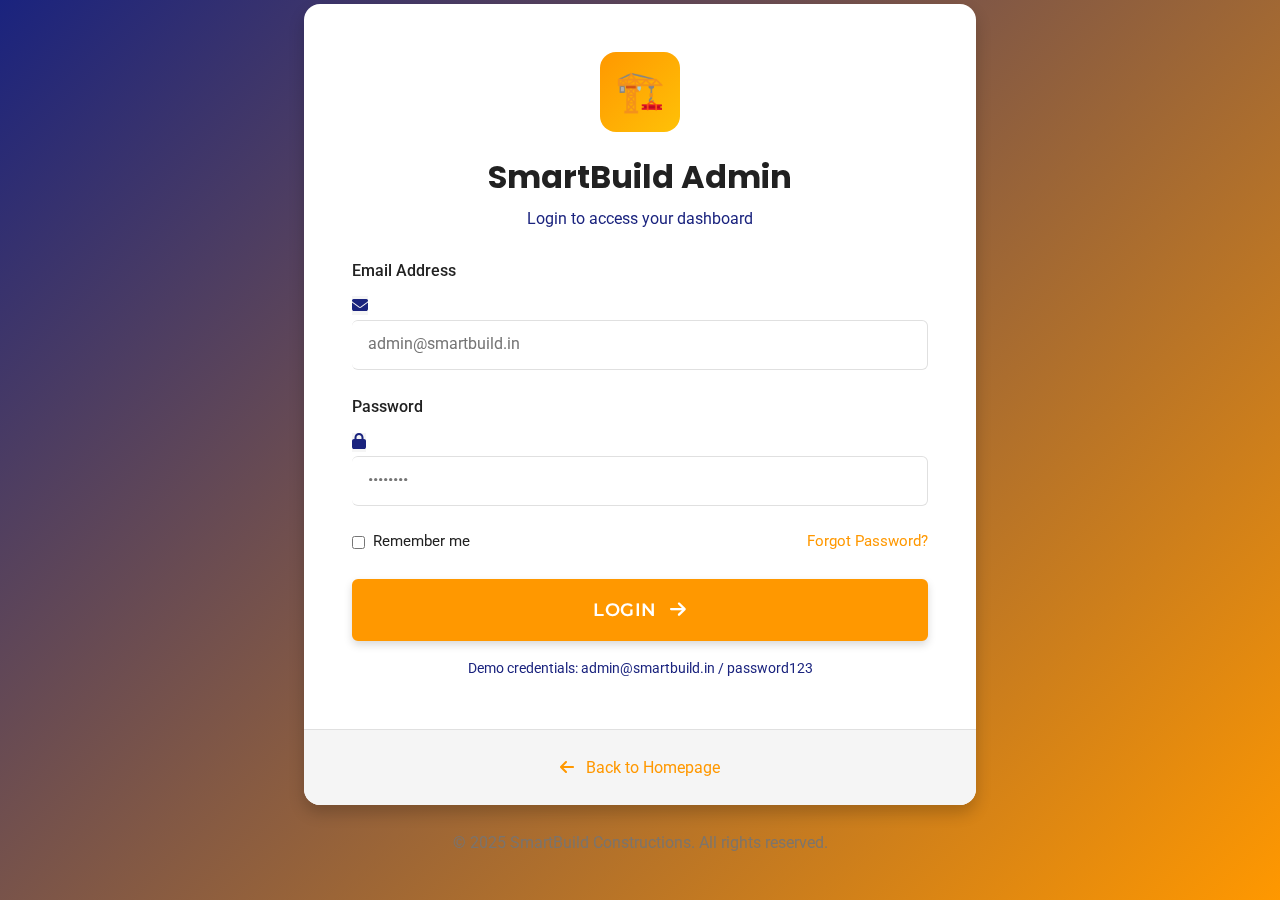
<file: pages/dashboard.html>
<!DOCTYPE html>
<html lang="en">
<head>
  <meta charset="UTF-8">
  <meta name="viewport" content="width=device-width, initial-scale=1.0">
  <title>Admin Dashboard - SmartBuild Constructions</title>
  
  <link rel="icon" type="image/png" href="../assets/img/favicon.png">
  <link href="https://fonts.googleapis.com/css2?family=Poppins:wght@300;400;500;600;700&family=Montserrat:wght@400;500;600;700&family=Roboto:wght@300;400;500&display=swap" rel="stylesheet">
  <link rel="stylesheet" href="https://cdnjs.cloudflare.com/ajax/libs/font-awesome/6.4.0/css/all.min.css">
  <link rel="stylesheet" href="../assets/css/style.css">
  <link rel="stylesheet" href="../assets/css/layout.css">
  <link rel="stylesheet" href="../assets/css/responsive.css">
  <style>
    .sidebar{position:fixed;left:0;top:0;width:260px;height:100vh;background:#1A237E;padding:2rem 0;overflow-y:auto;z-index:1000;transition:all 0.3s;}
    .sidebar-brand{padding:0 2rem 2rem;border-bottom:1px solid rgba(255,255,255,0.1);margin-bottom:2rem;}
    .sidebar-brand h4{color:white;margin:0;}
    .sidebar-menu{list-style:none;padding:0;margin:0;}
    .sidebar-menu li a{display:flex;align-items:center;gap:1rem;padding:1rem 2rem;color:rgba(255,255,255,0.8);text-decoration:none;transition:all 0.3s;}
    .sidebar-menu li a:hover,.sidebar-menu li a.active{background:rgba(255,255,255,0.1);color:white;}
    .main-content{margin-left:260px;padding:2rem;}
    .topbar{background:white;padding:1.5rem 2rem;box-shadow:0 2px 10px rgba(0,0,0,0.1);margin-bottom:2rem;border-radius:1rem;display:flex;justify-content:space-between;align-items:center;}
    .stat-card{background:white;padding:2rem;border-radius:1rem;box-shadow:0 2px 10px rgba(0,0,0,0.1);}
    @media(max-width:768px){.sidebar{transform:translateX(-100%);}.sidebar.active{transform:translateX(0);}.main-content{margin-left:0;}}
  </style>
</head>
<body style="background:#F5F5F5;">
  
  <aside class="sidebar">
    <div class="sidebar-brand">
      <h4>🏗️ SmartBuild</h4>
      <small style="color:rgba(255,255,255,0.6);">Admin Dashboard</small>
    </div>
    <ul class="sidebar-menu">
      <li><a href="#" class="active"><i class="fas fa-chart-line"></i> Dashboard</a></li>
      <li><a href="#"><i class="fas fa-briefcase"></i> Projects</a></li>
      <li><a href="#"><i class="fas fa-file-invoice"></i> Quotations</a></li>
      <li><a href="#"><i class="fas fa-users"></i> Clients</a></li>
      <li><a href="#"><i class="fas fa-envelope"></i> Inquiries</a></li>
      <li><a href="#"><i class="fas fa-images"></i> Gallery</a></li>
      <li><a href="#"><i class="fas fa-cog"></i> Settings</a></li>
      <li><a href="login.html" class="logout-btn"><i class="fas fa-sign-out-alt"></i> Logout</a></li>
    </ul>
  </aside>

  <main class="main-content">
    <div class="topbar">
      <div>
        <h4 class="mb-1">Welcome Back, Admin!</h4>
        <p class="text-secondary mb-0">Here's what's happening with your projects</p>
      </div>
      <div class="d-flex gap-3">
        <button class="btn btn-outline-primary"><i class="fas fa-bell"></i></button>
        <button class="btn btn-primary">New Project</button>
      </div>
    </div>

    <!-- Stats Grid -->
    <div class="row g-4 mb-4">
      <div class="col-lg-3 col-md-6">
        <div class="stat-card">
          <div class="d-flex justify-content-between align-items-start mb-3">
            <div>
              <p class="text-secondary mb-2">Total Projects</p>
              <h2 class="mb-0">528</h2>
            </div>
            <div style="width:60px;height:60px;background:linear-gradient(135deg,#FF9800,#FFC107);border-radius:1rem;display:flex;align-items:center;justify-content:center;font-size:1.75rem;">📊</div>
          </div>
          <small class="text-success"><i class="fas fa-arrow-up"></i> 12% from last month</small>
        </div>
      </div>
      <div class="col-lg-3 col-md-6">
        <div class="stat-card">
          <div class="d-flex justify-content-between align-items-start mb-3">
            <div>
              <p class="text-secondary mb-2">Active Projects</p>
              <h2 class="mb-0">45</h2>
            </div>
            <div style="width:60px;height:60px;background:linear-gradient(135deg,#4CAF50,#66BB6A);border-radius:1rem;display:flex;align-items:center;justify-content:center;font-size:1.75rem;">🏗️</div>
          </div>
          <small class="text-success"><i class="fas fa-arrow-up"></i> 8% from last month</small>
        </div>
      </div>
      <div class="col-lg-3 col-md-6">
        <div class="stat-card">
          <div class="d-flex justify-content-between align-items-start mb-3">
            <div>
              <p class="text-secondary mb-2">New Inquiries</p>
              <h2 class="mb-0">23</h2>
            </div>
            <div style="width:60px;height:60px;background:linear-gradient(135deg,#2196F3,#42A5F5);border-radius:1rem;display:flex;align-items:center;justify-content:center;font-size:1.75rem;">📧</div>
          </div>
          <small class="text-primary">5 pending review</small>
        </div>
      </div>
      <div class="col-lg-3 col-md-6">
        <div class="stat-card">
          <div class="d-flex justify-content-between align-items-start mb-3">
            <div>
              <p class="text-secondary mb-2">Revenue (This Month)</p>
              <h2 class="mb-0">₹45L</h2>
            </div>
            <div style="width:60px;height:60px;background:linear-gradient(135deg,#9C27B0,#BA68C8);border-radius:1rem;display:flex;align-items:center;justify-content:center;font-size:1.75rem;">💰</div>
          </div>
          <small class="text-success"><i class="fas fa-arrow-up"></i> 15% from last month</small>
        </div>
      </div>
    </div>

    <!-- Recent Projects -->
    <div class="row g-4">
      <div class="col-lg-8">
        <div class="stat-card">
          <h5 class="mb-4">Recent Projects</h5>
          <div class="table-responsive">
            <table class="table">
              <thead>
                <tr>
                  <th>Project Name</th>
                  <th>Client</th>
                  <th>Status</th>
                  <th>Progress</th>
                  <th>Action</th>
                </tr>
              </thead>
              <tbody>
                <tr>
                  <td>Luxury Villa - Bangalore</td>
                  <td>Rajesh Kumar</td>
                  <td><span class="badge" style="background:#4CAF50;">In Progress</span></td>
                  <td><div style="background:#E0E0E0;height:8px;border-radius:4px;"><div style="background:#FF9800;width:75%;height:100%;border-radius:4px;"></div></div></td>
                  <td><button class="btn btn-sm btn-outline-primary">View</button></td>
                </tr>
                <tr>
                  <td>Office Complex - Chennai</td>
                  <td>Priya Mehta</td>
                  <td><span class="badge" style="background:#FF9800;">Planning</span></td>
                  <td><div style="background:#E0E0E0;height:8px;border-radius:4px;"><div style="background:#FF9800;width:25%;height:100%;border-radius:4px;"></div></div></td>
                  <td><button class="btn btn-sm btn-outline-primary">View</button></td>
                </tr>
                <tr>
                  <td>Interior Design - Mumbai</td>
                  <td>Arun Sharma</td>
                  <td><span class="badge" style="background:#2196F3;">Completed</span></td>
                  <td><div style="background:#E0E0E0;height:8px;border-radius:4px;"><div style="background:#4CAF50;width:100%;height:100%;border-radius:4px;"></div></div></td>
                  <td><button class="btn btn-sm btn-outline-primary">View</button></td>
                </tr>
              </tbody>
            </table>
          </div>
        </div>
      </div>

      <div class="col-lg-4">
        <div class="stat-card">
          <h5 class="mb-4">Recent Inquiries</h5>
          <div class="d-flex flex-column gap-3">
            <div class="p-3" style="background:#F5F5F5;border-radius:0.5rem;">
              <h6 class="mb-1">New Construction Project</h6>
              <small class="text-secondary">From: Vikram Singh</small>
              <div class="mt-2"><span class="badge badge-primary">New</span></div>
            </div>
            <div class="p-3" style="background:#F5F5F5;border-radius:0.5rem;">
              <h6 class="mb-1">Interior Design Query</h6>
              <small class="text-secondary">From: Sneha Patel</small>
              <div class="mt-2"><span class="badge badge-primary">New</span></div>
            </div>
            <div class="p-3" style="background:#F5F5F5;border-radius:0.5rem;">
              <h6 class="mb-1">Renovation Project</h6>
              <small class="text-secondary">From: Amit Verma</small>
              <div class="mt-2"><span class="badge badge-secondary">Replied</span></div>
            </div>
          </div>
        </div>
      </div>
    </div>
  </main>

  <script src="https://cdnjs.cloudflare.com/ajax/libs/jquery/3.7.1/jquery.min.js"></script>
  <script src="../assets/js/main.js"></script>
  <script src="../assets/js/ajax.js"></script>
</body>
</html>
</file>
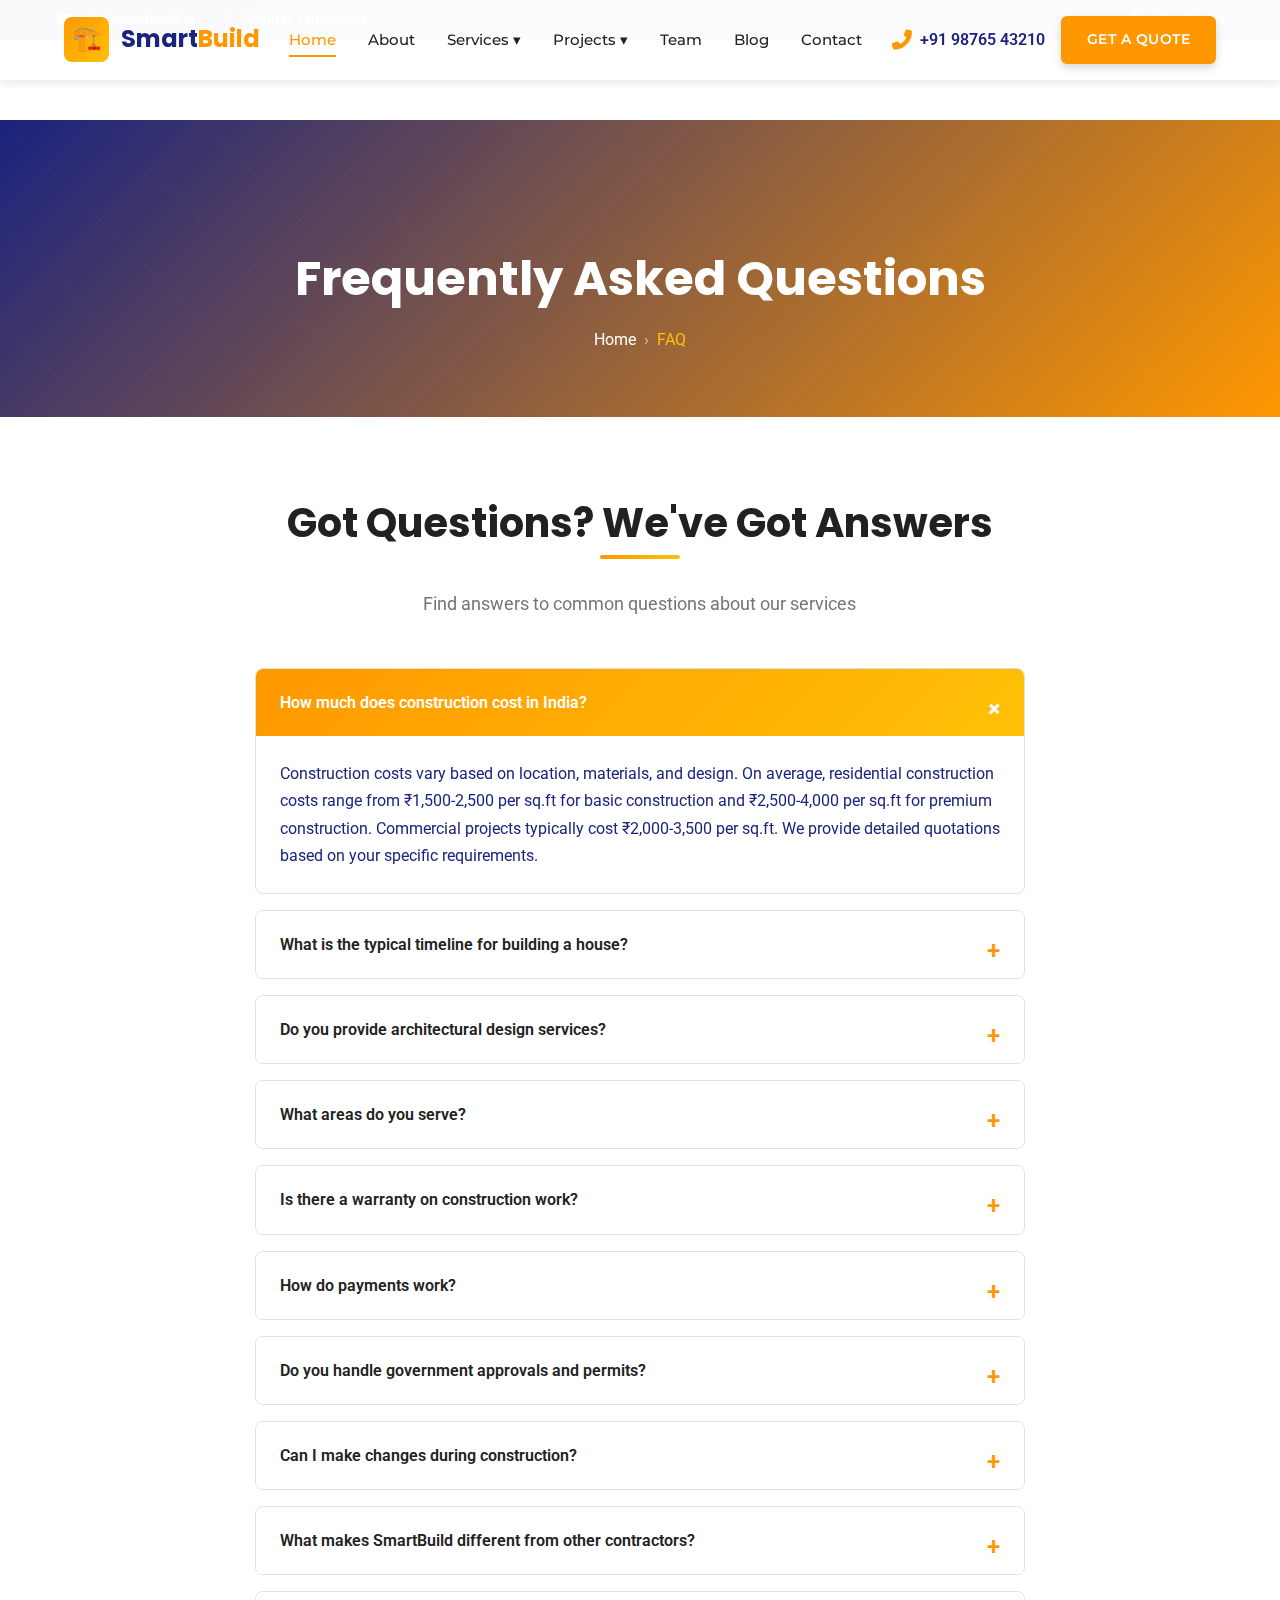
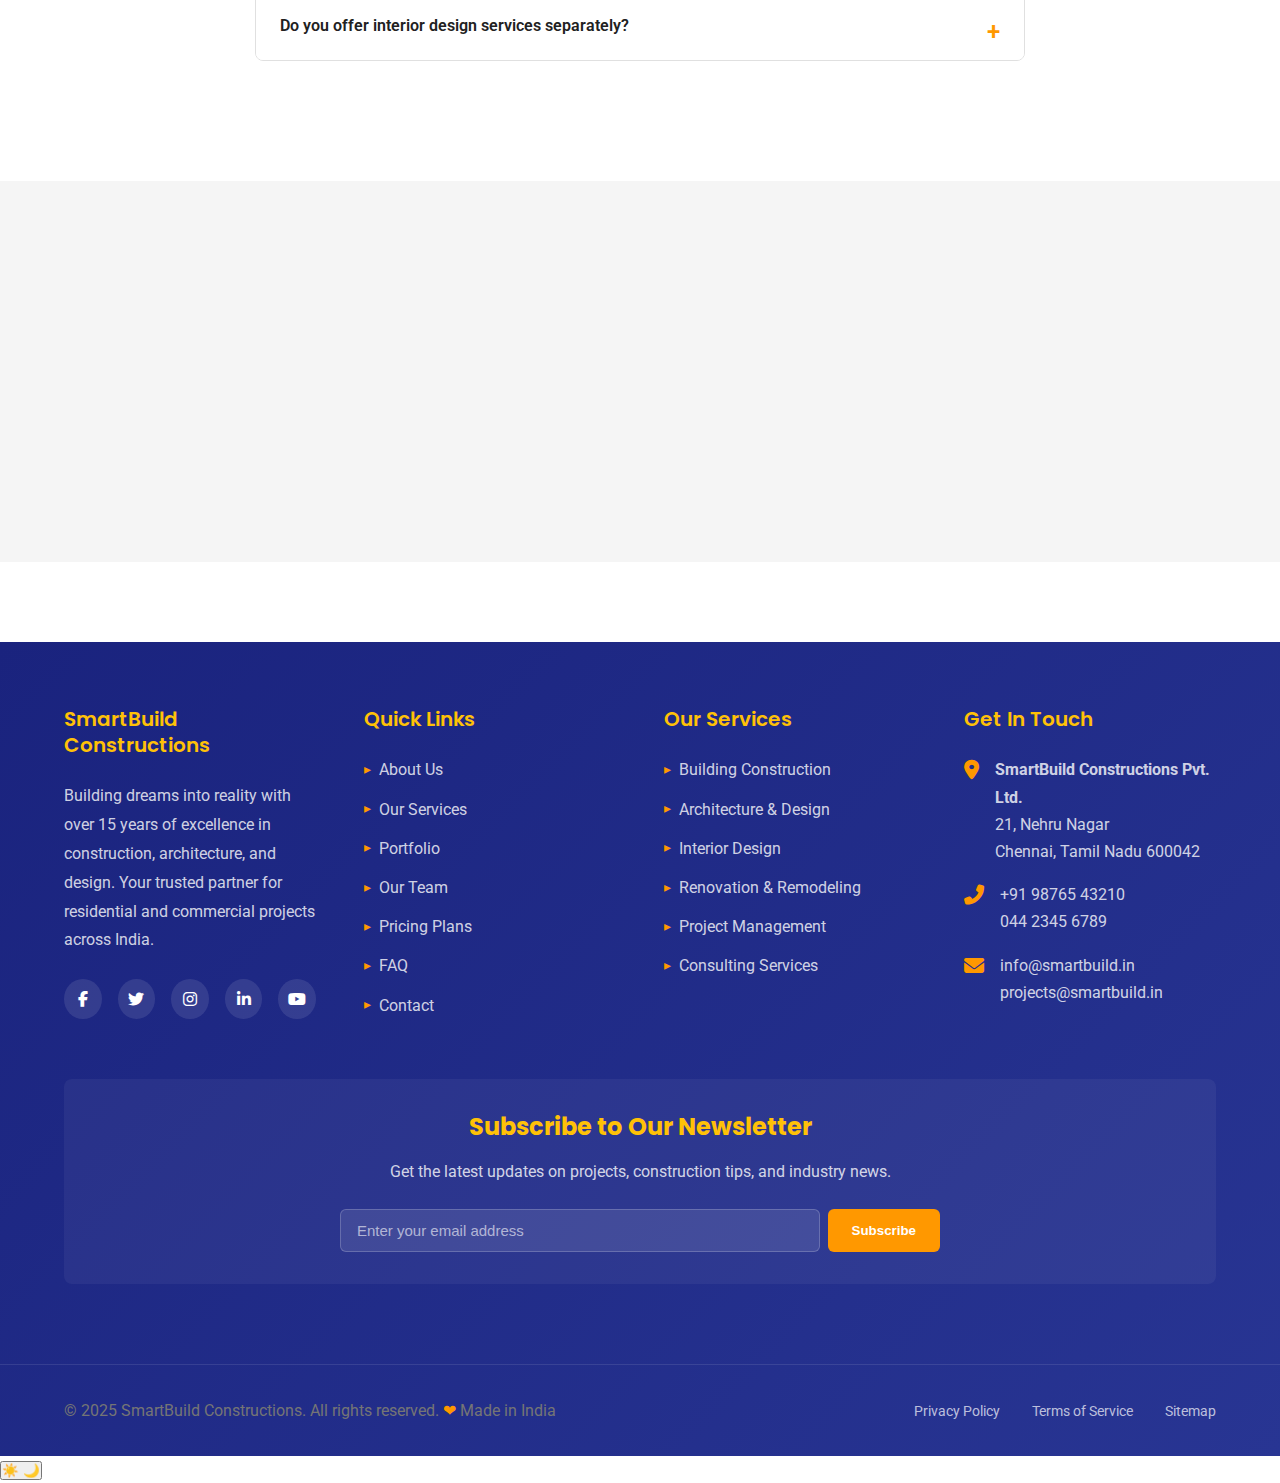
<file: pages/faq.html>
<!DOCTYPE html>
<html lang="en">
<head>
  <meta charset="UTF-8">
  <meta name="viewport" content="width=device-width, initial-scale=1.0">
  <title>FAQ - SmartBuild Constructions</title>
  
  <link rel="icon" type="image/png" href="../assets/img/favicon.png">
  <link href="https://fonts.googleapis.com/css2?family=Poppins:wght@300;400;500;600;700&family=Montserrat:wght@400;500;600;700&family=Roboto:wght@300;400;500&display=swap" rel="stylesheet">
  <link rel="stylesheet" href="https://cdnjs.cloudflare.com/ajax/libs/font-awesome/6.4.0/css/all.min.css">
  <link rel="stylesheet" href="../assets/css/style.css">
  <link rel="stylesheet" href="../assets/css/layout.css">
  <link rel="stylesheet" href="../assets/css/responsive.css">
  <style>
    .accordion-item { margin-bottom: 1rem; border: 1px solid #E0E0E0; border-radius: 0.5rem; overflow: hidden; }
    .accordion-header { padding: 1.25rem 1.5rem; cursor: pointer; background: white; position: relative; font-weight: 600; transition: all 0.3s; }
    .accordion-header:hover { background: #F5F5F5; }
    .accordion-header::after { content: '+'; position: absolute; right: 1.5rem; font-size: 1.5rem; color: #FF9800; transition: transform 0.3s; }
    .accordion-item.active .accordion-header::after { transform: rotate(45deg); }
    .accordion-item.active .accordion-header { background: linear-gradient(135deg, #FF9800, #FFC107); color: white; }
    .accordion-item.active .accordion-header::after { color: white; }
    .accordion-content { max-height: 0; overflow: hidden; transition: max-height 0.3s ease; }
    .accordion-item.active .accordion-content { max-height: 500px; }
    .accordion-content-inner { padding: 1.5rem; }
  </style>
</head>
<body>
  
  <div class="page-loader"><div class="loader-spinner"></div></div>
  <div id="header-placeholder"></div>

  <section class="breadcrumb-section">
    <div class="container text-center">
      <h1 data-aos="fade-down">Frequently Asked Questions</h1>
      <nav class="breadcrumb justify-content-center" data-aos="fade-up">
        <div class="breadcrumb-item"><a href="index.html">Home</a></div>
        <div class="breadcrumb-item active">FAQ</div>
      </nav>
    </div>
  </section>

  <section class="py-6">
    <div class="container">
      <div class="row">
        <div class="col-lg-8 mx-auto">
          <div class="section-title" data-aos="fade-up">
            <h2>Got Questions? We've Got Answers</h2>
            <p>Find answers to common questions about our services</p>
          </div>

          <div data-aos="fade-up">
            <div class="accordion-item active">
              <div class="accordion-header">How much does construction cost in India?</div>
              <div class="accordion-content">
                <div class="accordion-content-inner text-secondary">
                  Construction costs vary based on location, materials, and design. On average, residential construction costs range from ₹1,500-2,500 per sq.ft for basic construction and ₹2,500-4,000 per sq.ft for premium construction. Commercial projects typically cost ₹2,000-3,500 per sq.ft. We provide detailed quotations based on your specific requirements.
                </div>
              </div>
            </div>

            <div class="accordion-item">
              <div class="accordion-header">What is the typical timeline for building a house?</div>
              <div class="accordion-content">
                <div class="accordion-content-inner text-secondary">
                  A typical residential house takes 8-12 months to complete, depending on size and complexity. This includes design approval (1-2 months), foundation (1-2 months), structure (3-4 months), and finishing (3-4 months). We provide detailed project timelines during the planning phase.
                </div>
              </div>
            </div>

            <div class="accordion-item">
              <div class="accordion-header">Do you provide architectural design services?</div>
              <div class="accordion-content">
                <div class="accordion-content-inner text-secondary">
                  Yes! We offer comprehensive architectural and interior design services. Our in-house team of architects creates innovative designs tailored to your needs, including 2D/3D plans, structural design, and 3D visualizations. This is included in our full-service construction packages.
                </div>
              </div>
            </div>

            <div class="accordion-item">
              <div class="accordion-header">What areas do you serve?</div>
              <div class="accordion-content">
                <div class="accordion-content-inner text-secondary">
                  We primarily serve Bangalore, Chennai, Hyderabad, Mumbai, and Pune. We also take on select projects in other major Indian cities. Contact us to discuss your project location and we'll let you know if we can serve your area.
                </div>
              </div>
            </div>

            <div class="accordion-item">
              <div class="accordion-header">Is there a warranty on construction work?</div>
              <div class="accordion-content">
                <div class="accordion-content-inner text-secondary">
                  Yes, we provide a 5-year warranty on structural work and 1-year warranty on finishing work. This covers defects in materials and workmanship. Extended warranty options are also available.
                </div>
              </div>
            </div>

            <div class="accordion-item">
              <div class="accordion-header">How do payments work?</div>
              <div class="accordion-content">
                <div class="accordion-content-inner text-secondary">
                  Payments are milestone-based: 10% advance, 20% after foundation, 30% after structure completion, 30% after finishing, and 10% final payment after handover. We accept bank transfers, cheques, and digital payments. GST invoices are provided for all transactions.
                </div>
              </div>
            </div>

            <div class="accordion-item">
              <div class="accordion-header">Do you handle government approvals and permits?</div>
              <div class="accordion-content">
                <div class="accordion-content-inner text-secondary">
                  Yes, we assist with all necessary approvals including building permits, NOCs, and completion certificates. Our team is experienced in dealing with local authorities and ensures full compliance with regulations.
                </div>
              </div>
            </div>

            <div class="accordion-item">
              <div class="accordion-header">Can I make changes during construction?</div>
              <div class="accordion-content">
                <div class="accordion-content-inner text-secondary">
                  Minor changes can be accommodated with proper documentation and cost adjustment. Major changes may affect timeline and budget. We recommend finalizing designs before construction begins to avoid delays and extra costs.
                </div>
              </div>
            </div>

            <div class="accordion-item">
              <div class="accordion-header">What makes SmartBuild different from other contractors?</div>
              <div class="accordion-content">
                <div class="accordion-content-inner text-secondary">
                  We offer: 15+ years experience, 500+ completed projects, in-house architects and engineers, transparent pricing, timely delivery (95% on-time record), 5-year warranty, quality materials from certified suppliers, and 24/7 project support. We're a one-stop solution for all construction needs.
                </div>
              </div>
            </div>

            <div class="accordion-item">
              <div class="accordion-header">Do you offer interior design services separately?</div>
              <div class="accordion-content">
                <div class="accordion-content-inner text-secondary">
                  Yes, we offer standalone interior design and execution services for existing properties. This includes space planning, furniture design, modular kitchens, false ceilings, lighting, and complete turnkey solutions.
                </div>
              </div>
            </div>
          </div>
        </div>
      </div>
    </div>
  </section>

  <section class="section-bg-light py-6">
    <div class="container text-center">
      <div data-aos="zoom-in">
        <h2 class="mb-4">Still Have Questions?</h2>
        <p class="text-secondary mb-5" style="max-width: 600px; margin: 0 auto 2rem;">
          Can't find what you're looking for? Contact our team and we'll be happy to help.
        </p>
        <div class="d-flex gap-3 justify-content-center flex-wrap">
          <a href="contact.html" class="btn btn-primary btn-lg">Contact Us</a>
          <a href="tel:+919876543210" class="btn btn-outline-primary btn-lg"><i class="fas fa-phone-alt me-2"></i> +91 98765 43210</a>
        </div>
      </div>
    </div>
  </section>

  <div id="footer-placeholder"></div>
  <div id="modals-placeholder"></div>

  <script src="https://cdnjs.cloudflare.com/ajax/libs/jquery/3.7.1/jquery.min.js"></script>
  <script src="../assets/js/main.js"></script>
  <script>
    fetch('../partials/header.html').then(r => r.text()).then(d => document.getElementById('header-placeholder').innerHTML = d);
    fetch('../partials/footer.html').then(r => r.text()).then(d => document.getElementById('footer-placeholder').innerHTML = d);
    fetch('../partials/modals.html').then(r => r.text()).then(d => document.getElementById('modals-placeholder').innerHTML = d);
  </script>
  <link rel="stylesheet" href="https://unpkg.com/aos@2.3.1/dist/aos.css">
  <script src="https://unpkg.com/aos@2.3.1/dist/aos.js"></script>
  <script>AOS.init({duration: 800, easing: 'ease-in-out', once: true});</script>
</body>
</html>
</file>
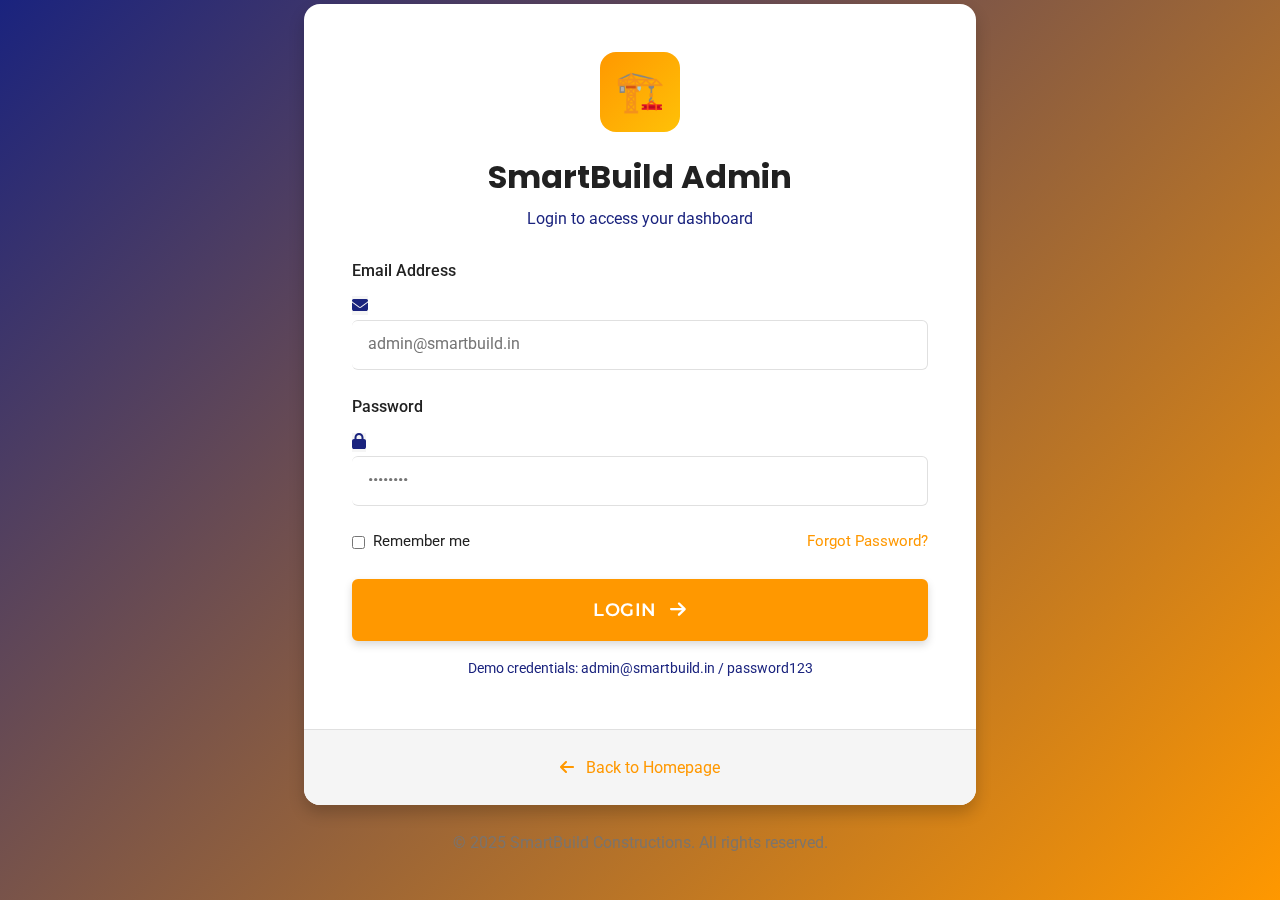
<file: pages/login.html>
<!DOCTYPE html>
<html lang="en">
<head>
  <meta charset="UTF-8">
  <meta name="viewport" content="width=device-width, initial-scale=1.0">
  <title>Admin Login - SmartBuild Constructions</title>
  
  <link rel="icon" type="image/png" href="../assets/img/favicon.png">
  <link href="https://fonts.googleapis.com/css2?family=Poppins:wght@300;400;500;600;700&family=Montserrat:wght@400;500;600;700&family=Roboto:wght@300;400;500&display=swap" rel="stylesheet">
  <link rel="stylesheet" href="https://cdnjs.cloudflare.com/ajax/libs/font-awesome/6.4.0/css/all.min.css">
  <link rel="stylesheet" href="../assets/css/style.css">
  <link rel="stylesheet" href="../assets/css/layout.css">
  <link rel="stylesheet" href="../assets/css/responsive.css">
</head>
<body style="background: linear-gradient(135deg, #1A237E, #FF9800); min-height: 100vh; display: flex; align-items: center; justify-content: center;">
  
  <div class="container">
    <div class="row justify-content-center">
      <div class="col-lg-5 col-md-7">
        <div class="card shadow-lg" style="border: none; border-radius: 1rem;" data-aos="zoom-in">
          <div class="card-body p-5">
            <div class="text-center mb-4">
              <div style="
                width: 80px;
                height: 80px;
                background: linear-gradient(135deg, #FF9800, #FFC107);
                border-radius: 1rem;
                display: flex;
                align-items: center;
                justify-content: center;
                font-size: 2.5rem;
                margin: 0 auto 1.5rem;
              ">🏗️</div>
              <h3 class="mb-2">SmartBuild Admin</h3>
              <p class="text-secondary">Login to access your dashboard</p>
            </div>

            <form id="loginForm">
              <div class="mb-4">
                <label for="email" class="form-label">Email Address</label>
                <div class="input-group">
                  <span class="input-group-text" style="background: #F5F5F5; border-right: none;">
                    <i class="fas fa-envelope text-secondary"></i>
                  </span>
                  <input 
                    type="email" 
                    class="form-control" 
                    id="email" 
                    name="email" 
                    placeholder="admin@smartbuild.in"
                    required
                    style="border-left: none;">
                </div>
              </div>

              <div class="mb-4">
                <label for="password" class="form-label">Password</label>
                <div class="input-group">
                  <span class="input-group-text" style="background: #F5F5F5; border-right: none;">
                    <i class="fas fa-lock text-secondary"></i>
                  </span>
                  <input 
                    type="password" 
                    class="form-control" 
                    id="password" 
                    name="password" 
                    placeholder="••••••••"
                    required
                    style="border-left: none;">
                </div>
              </div>

              <div class="d-flex justify-content-between align-items-center mb-4">
                <label class="d-flex align-items-center gap-2 mb-0">
                  <input type="checkbox" name="remember">
                  <span style="font-size: 0.9375rem;">Remember me</span>
                </label>
                <a href="#" style="font-size: 0.9375rem;">Forgot Password?</a>
              </div>

              <button type="submit" class="btn btn-primary btn-lg w-100 mb-3">
                Login <i class="fas fa-arrow-right ms-2"></i>
              </button>

              <p class="text-center text-secondary mb-0" style="font-size: 0.875rem;">
                Demo credentials: admin@smartbuild.in / password123
              </p>
            </form>
          </div>
          
          <div class="card-footer text-center py-4" style="background: #F5F5F5; border-top: 1px solid #E0E0E0;">
            <a href="../pages/index.html" class="text-decoration-none">
              <i class="fas fa-arrow-left me-2"></i> Back to Homepage
            </a>
          </div>
        </div>

        <div class="text-center mt-4">
          <p class="text-white" style="opacity: 0.9;">
            © 2025 SmartBuild Constructions. All rights reserved.
          </p>
        </div>
      </div>
    </div>
  </div>

  <script src="https://cdnjs.cloudflare.com/ajax/libs/jquery/3.7.1/jquery.min.js"></script>
  <script src="../assets/js/main.js"></script>
  <script src="../assets/js/ajax.js"></script>
  <link rel="stylesheet" href="https://unpkg.com/aos@2.3.1/dist/aos.css">
  <script src="https://unpkg.com/aos@2.3.1/dist/aos.js"></script>
  <script>AOS.init({duration: 800});</script>
</body>
</html>
</file>
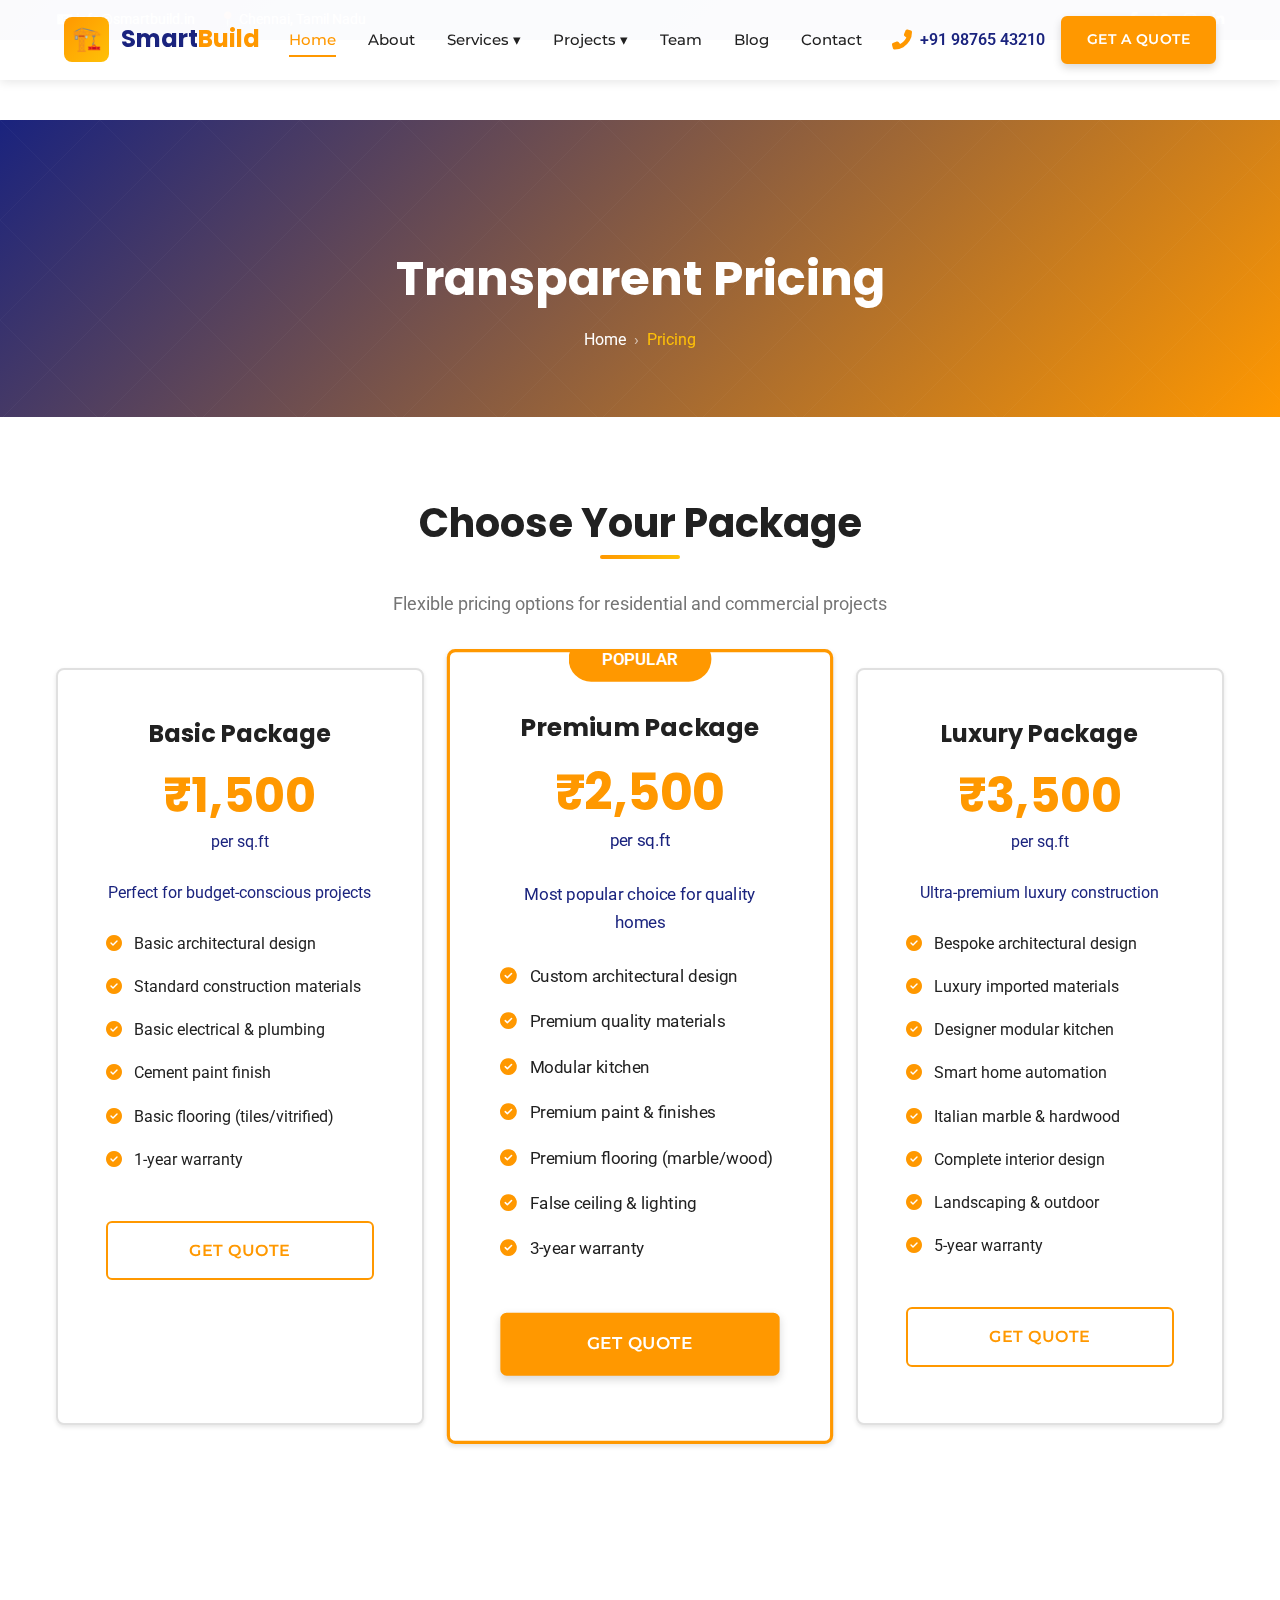
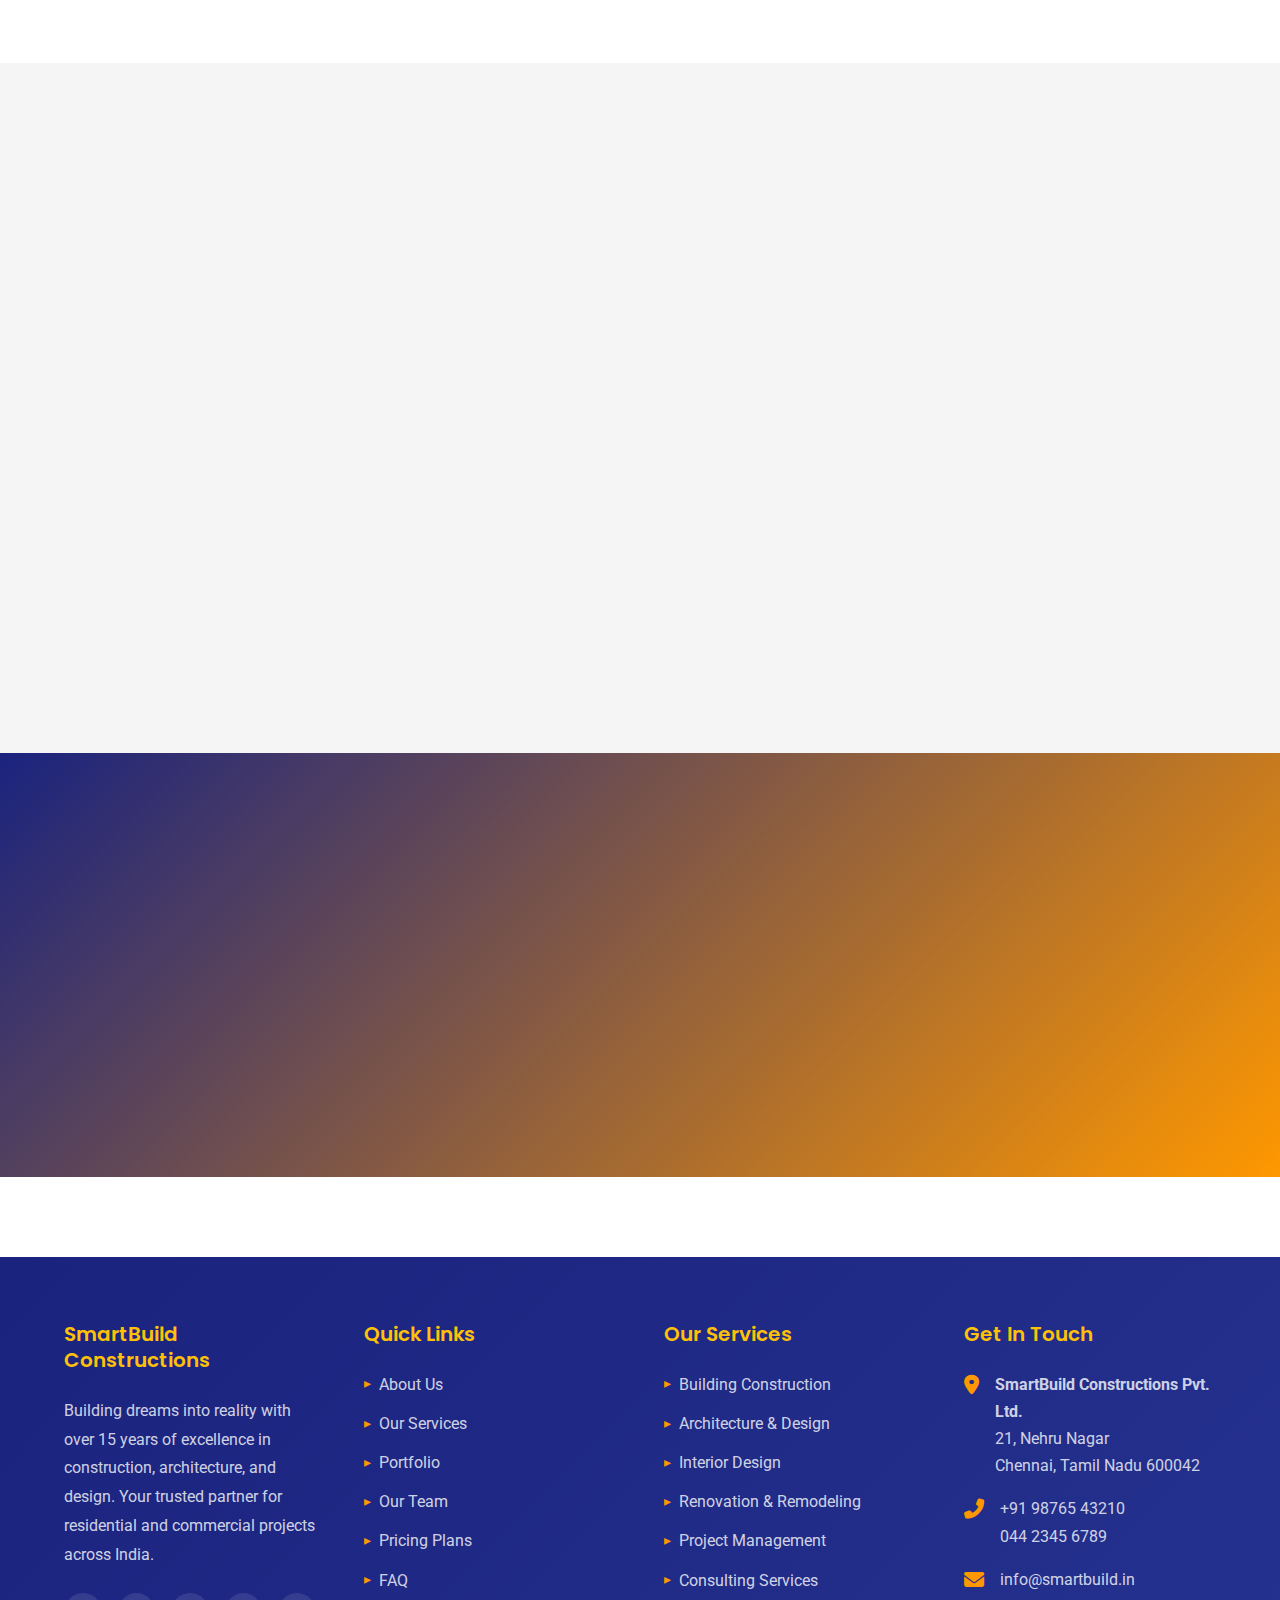
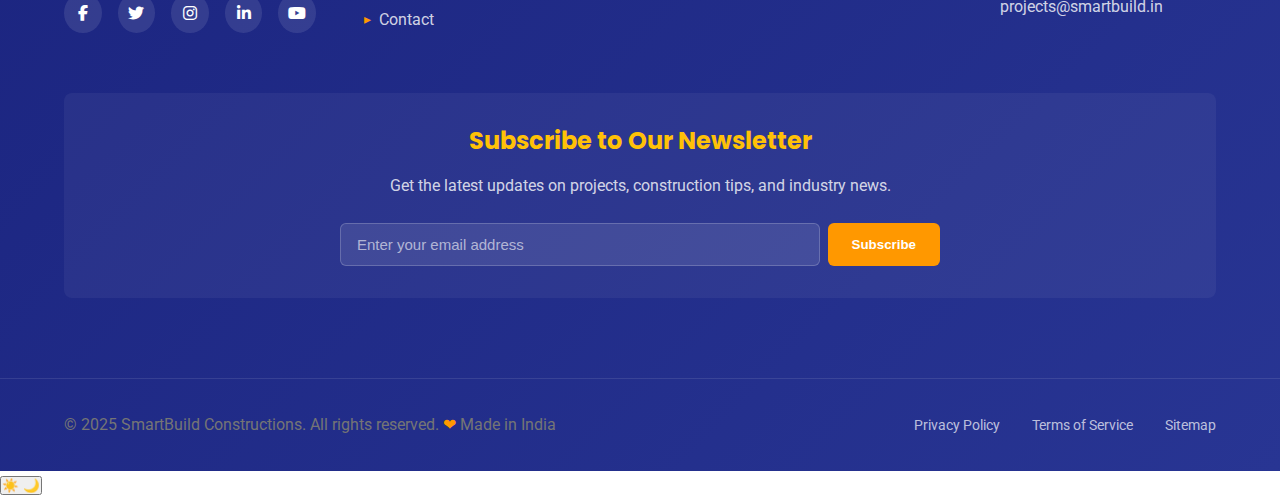
<file: pages/pricing.html>
<!DOCTYPE html>
<html lang="en">
<head>
  <meta charset="UTF-8">
  <meta name="viewport" content="width=device-width, initial-scale=1.0">
  <title>Pricing Packages - SmartBuild Constructions</title>
  
  <link rel="icon" type="image/png" href="../assets/img/favicon.png">
  <link href="https://fonts.googleapis.com/css2?family=Poppins:wght@300;400;500;600;700&family=Montserrat:wght@400;500;600;700&family=Roboto:wght@300;400;500&display=swap" rel="stylesheet">
  <link rel="stylesheet" href="https://cdnjs.cloudflare.com/ajax/libs/font-awesome/6.4.0/css/all.min.css">
  <link rel="stylesheet" href="../assets/css/style.css">
  <link rel="stylesheet" href="../assets/css/layout.css">
  <link rel="stylesheet" href="../assets/css/responsive.css">
</head>
<body>
  
  <div class="page-loader"><div class="loader-spinner"></div></div>
  <div id="header-placeholder"></div>

  <section class="breadcrumb-section">
    <div class="container text-center">
      <h1 data-aos="fade-down">Transparent Pricing</h1>
      <nav class="breadcrumb justify-content-center" data-aos="fade-up">
        <div class="breadcrumb-item"><a href="index.html">Home</a></div>
        <div class="breadcrumb-item active">Pricing</div>
      </nav>
    </div>
  </section>

  <section class="py-6">
    <div class="container">
      <div class="section-title" data-aos="fade-up">
        <h2>Choose Your Package</h2>
        <p>Flexible pricing options for residential and commercial projects</p>
      </div>

      <div class="row g-4">
        <!-- Basic Package -->
        <div class="col-lg-4" data-aos="fade-up" data-aos-delay="100">
          <div class="card h-100 text-center p-5" style="border: 2px solid #E0E0E0;">
            <h4 class="mb-3">Basic Package</h4>
            <div class="mb-4">
              <h2 class="text-primary mb-0" style="font-size: 3rem;">₹1,500</h2>
              <p class="text-secondary">per sq.ft</p>
            </div>
            <p class="text-secondary mb-4">Perfect for budget-conscious projects</p>
            <ul class="list-unstyled text-start mb-5">
              <li class="mb-3"><i class="fas fa-check-circle text-primary me-2"></i> Basic architectural design</li>
              <li class="mb-3"><i class="fas fa-check-circle text-primary me-2"></i> Standard construction materials</li>
              <li class="mb-3"><i class="fas fa-check-circle text-primary me-2"></i> Basic electrical & plumbing</li>
              <li class="mb-3"><i class="fas fa-check-circle text-primary me-2"></i> Cement paint finish</li>
              <li class="mb-3"><i class="fas fa-check-circle text-primary me-2"></i> Basic flooring (tiles/vitrified)</li>
              <li class="mb-3"><i class="fas fa-check-circle text-primary me-2"></i> 1-year warranty</li>
            </ul>
            <a href="quote.html" class="btn btn-outline-primary w-100">Get Quote</a>
          </div>
        </div>

        <!-- Premium Package -->
        <div class="col-lg-4" data-aos="fade-up" data-aos-delay="200">
          <div class="card h-100 text-center p-5" style="border: 3px solid #FF9800; position: relative; transform: scale(1.05);">
            <div style="
              position: absolute;
              top: -15px;
              left: 50%;
              transform: translateX(-50%);
              background: #FF9800;
              color: white;
              padding: 0.5rem 2rem;
              border-radius: 2rem;
              font-weight: 600;
            ">POPULAR</div>
            <h4 class="mb-3 mt-2">Premium Package</h4>
            <div class="mb-4">
              <h2 class="text-primary mb-0" style="font-size: 3rem;">₹2,500</h2>
              <p class="text-secondary">per sq.ft</p>
            </div>
            <p class="text-secondary mb-4">Most popular choice for quality homes</p>
            <ul class="list-unstyled text-start mb-5">
              <li class="mb-3"><i class="fas fa-check-circle text-primary me-2"></i> Custom architectural design</li>
              <li class="mb-3"><i class="fas fa-check-circle text-primary me-2"></i> Premium quality materials</li>
              <li class="mb-3"><i class="fas fa-check-circle text-primary me-2"></i> Modular kitchen</li>
              <li class="mb-3"><i class="fas fa-check-circle text-primary me-2"></i> Premium paint & finishes</li>
              <li class="mb-3"><i class="fas fa-check-circle text-primary me-2"></i> Premium flooring (marble/wood)</li>
              <li class="mb-3"><i class="fas fa-check-circle text-primary me-2"></i> False ceiling & lighting</li>
              <li class="mb-3"><i class="fas fa-check-circle text-primary me-2"></i> 3-year warranty</li>
            </ul>
            <a href="quote.html" class="btn btn-primary w-100">Get Quote</a>
          </div>
        </div>

        <!-- Luxury Package -->
        <div class="col-lg-4" data-aos="fade-up" data-aos-delay="300">
          <div class="card h-100 text-center p-5" style="border: 2px solid #E0E0E0;">
            <h4 class="mb-3">Luxury Package</h4>
            <div class="mb-4">
              <h2 class="text-primary mb-0" style="font-size: 3rem;">₹3,500</h2>
              <p class="text-secondary">per sq.ft</p>
            </div>
            <p class="text-secondary mb-4">Ultra-premium luxury construction</p>
            <ul class="list-unstyled text-start mb-5">
              <li class="mb-3"><i class="fas fa-check-circle text-primary me-2"></i> Bespoke architectural design</li>
              <li class="mb-3"><i class="fas fa-check-circle text-primary me-2"></i> Luxury imported materials</li>
              <li class="mb-3"><i class="fas fa-check-circle text-primary me-2"></i> Designer modular kitchen</li>
              <li class="mb-3"><i class="fas fa-check-circle text-primary me-2"></i> Smart home automation</li>
              <li class="mb-3"><i class="fas fa-check-circle text-primary me-2"></i> Italian marble & hardwood</li>
              <li class="mb-3"><i class="fas fa-check-circle text-primary me-2"></i> Complete interior design</li>
              <li class="mb-3"><i class="fas fa-check-circle text-primary me-2"></i> Landscaping & outdoor</li>
              <li class="mb-3"><i class="fas fa-check-circle text-primary me-2"></i> 5-year warranty</li>
            </ul>
            <a href="quote.html" class="btn btn-outline-primary w-100">Get Quote</a>
          </div>
        </div>
      </div>

      <!-- Additional Info -->
      <div class="text-center mt-5" data-aos="fade-up">
        <p class="text-secondary mb-3">* All prices are approximate and exclude GST. Final costs depend on site conditions, materials, and design specifications.</p>
        <p class="text-secondary">💡 Need a custom package? <a href="contact.html">Contact us</a> for a personalized quote.</p>
      </div>
    </div>
  </section>

  <!-- What's Included Section -->
  <section class="section-bg-light py-6">
    <div class="container">
      <div class="section-title" data-aos="fade-up">
        <h2>What's Included in All Packages</h2>
      </div>
      <div class="row g-4">
        <div class="col-lg-3 col-md-6" data-aos="fade-up" data-aos-delay="100">
          <div class="text-center">
            <div style="font-size: 3rem; color: #FF9800; margin-bottom: 1rem;">✓</div>
            <h5>Site Survey</h5>
            <p class="text-secondary">Detailed site analysis and soil testing</p>
          </div>
        </div>
        <div class="col-lg-3 col-md-6" data-aos="fade-up" data-aos-delay="200">
          <div class="text-center">
            <div style="font-size: 3rem; color: #FF9800; margin-bottom: 1rem;">✓</div>
            <h5>Permits & Approvals</h5>
            <p class="text-secondary">All government approvals handled</p>
          </div>
        </div>
        <div class="col-lg-3 col-md-6" data-aos="fade-up" data-aos-delay="300">
          <div class="text-center">
            <div style="font-size: 3rem; color: #FF9800; margin-bottom: 1rem;">✓</div>
            <h5>Project Management</h5>
            <p class="text-secondary">Dedicated project manager</p>
          </div>
        </div>
        <div class="col-lg-3 col-md-6" data-aos="fade-up" data-aos-delay="400">
          <div class="text-center">
            <div style="font-size: 3rem; color: #FF9800; margin-bottom: 1rem;">✓</div>
            <h5>Quality Assurance</h5>
            <p class="text-secondary">Regular inspections & quality checks</p>
          </div>
        </div>
      </div>
    </div>
  </section>

  <!-- CTA -->
  <section style="background: linear-gradient(135deg, #1A237E, #FF9800); padding: 5rem 0;">
    <div class="container text-center" data-aos="zoom-in">
      <h2 class="text-white mb-4">Ready to Start Your Project?</h2>
      <p class="text-white mb-5" style="font-size: 1.125rem; max-width: 600px; margin: 0 auto 2rem;">
        Get a detailed, itemized quote for your construction project. No hidden costs.
      </p>
      <a href="quote.html" class="btn btn-primary btn-lg">Request Free Quote</a>
    </div>
  </section>

  <div id="footer-placeholder"></div>
  <div id="modals-placeholder"></div>

  <script src="https://cdnjs.cloudflare.com/ajax/libs/jquery/3.7.1/jquery.min.js"></script>
  <script src="../assets/js/main.js"></script>
  <script>
    fetch('../partials/header.html').then(r => r.text()).then(d => document.getElementById('header-placeholder').innerHTML = d);
    fetch('../partials/footer.html').then(r => r.text()).then(d => document.getElementById('footer-placeholder').innerHTML = d);
    fetch('../partials/modals.html').then(r => r.text()).then(d => document.getElementById('modals-placeholder').innerHTML = d);
  </script>
  <link rel="stylesheet" href="https://unpkg.com/aos@2.3.1/dist/aos.css">
  <script src="https://unpkg.com/aos@2.3.1/dist/aos.js"></script>
  <script>AOS.init({duration: 800, easing: 'ease-in-out', once: true});</script>
</body>
</html>
</file>
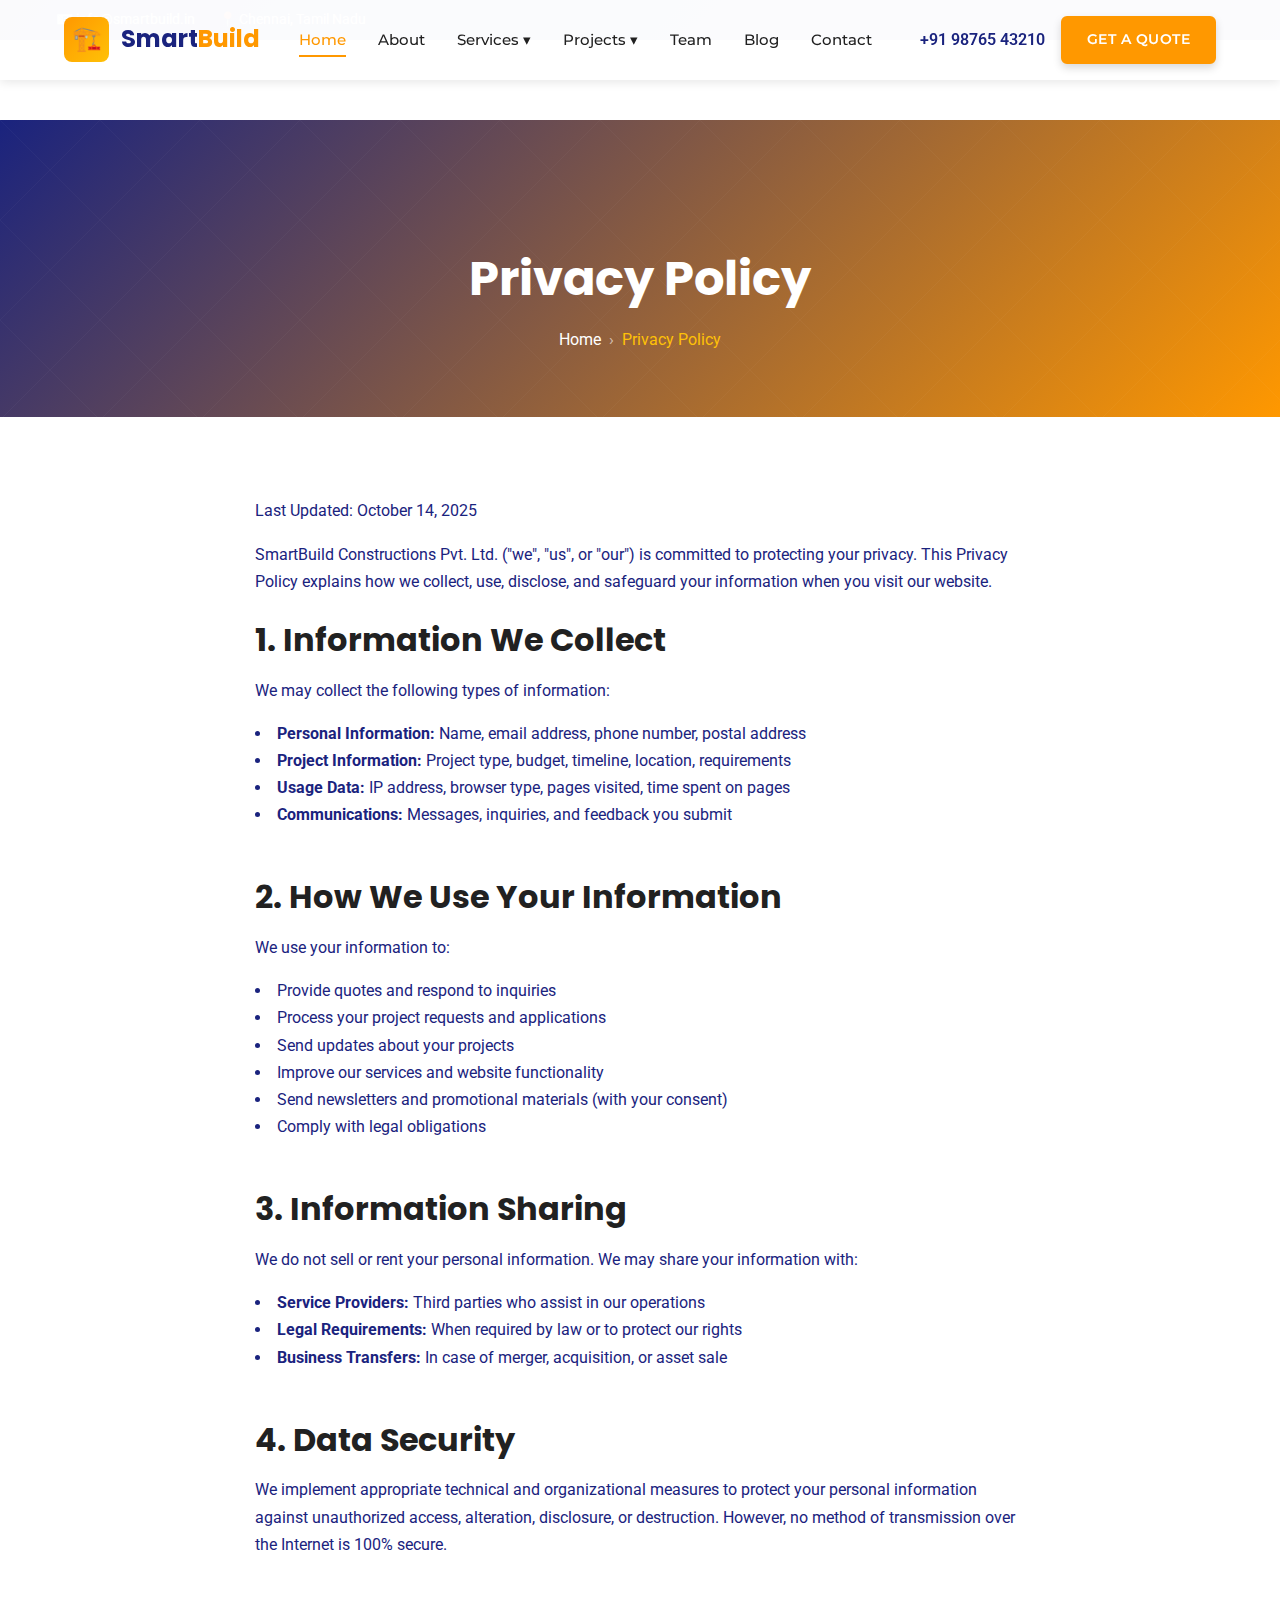
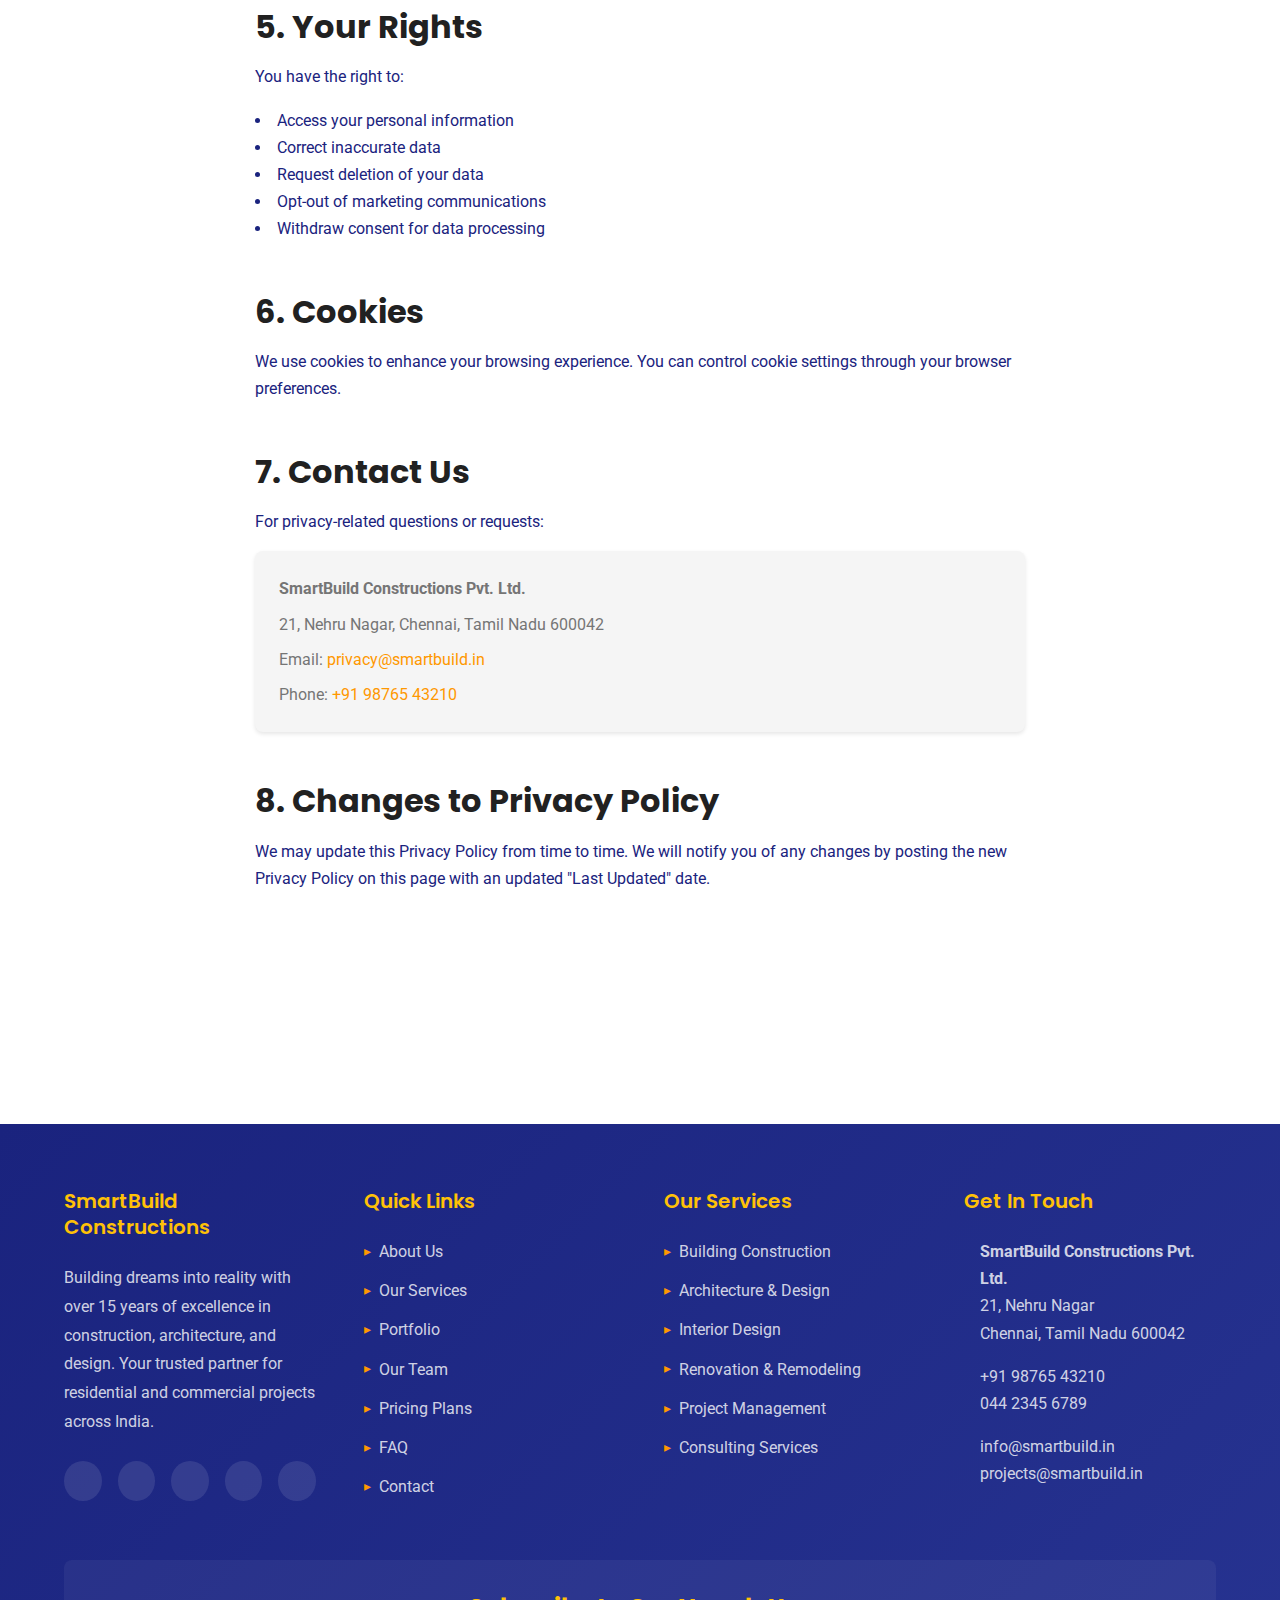
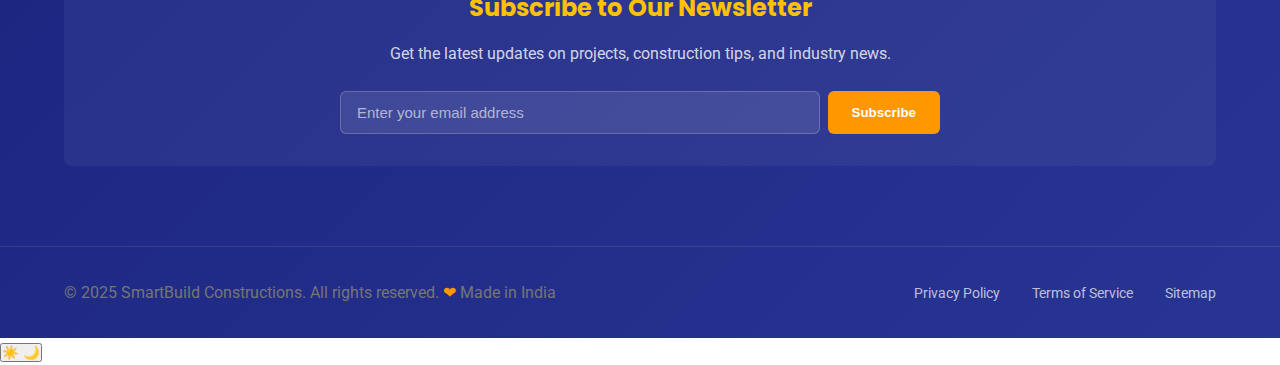
<file: pages/privacy-policy.html>
<!DOCTYPE html>
<html lang="en">
<head>
  <meta charset="UTF-8">
  <meta name="viewport" content="width=device-width, initial-scale=1.0">
  <title>Privacy Policy - SmartBuild Constructions</title>
  
  <link rel="icon" type="image/png" href="../assets/img/favicon.png">
  <link href="https://fonts.googleapis.com/css2?family=Poppins:wght@300;400;500;600;700&family=Montserrat:wght@400;500;600;700&family=Roboto:wght@300;400;500&display=swap" rel="stylesheet">
  <link rel="stylesheet" href="../assets/css/style.css">
  <link rel="stylesheet" href="../assets/css/layout.css">
  <link rel="stylesheet" href="../assets/css/responsive.css">
</head>
<body>
  
  <div class="page-loader"><div class="loader-spinner"></div></div>
  <div id="header-placeholder"></div>

  <section class="breadcrumb-section">
    <div class="container text-center">
      <h1 data-aos="fade-down">Privacy Policy</h1>
      <nav class="breadcrumb justify-content-center" data-aos="fade-up">
        <div class="breadcrumb-item"><a href="index.html">Home</a></div>
        <div class="breadcrumb-item active">Privacy Policy</div>
      </nav>
    </div>
  </section>

  <section class="py-6">
    <div class="container">
      <div class="row">
        <div class="col-lg-8 mx-auto">
          <div class="mb-4" data-aos="fade-up">
            <p class="text-secondary">Last Updated: October 14, 2025</p>
            <p class="text-secondary">
              SmartBuild Constructions Pvt. Ltd. ("we", "us", or "our") is committed to protecting your privacy. 
              This Privacy Policy explains how we collect, use, disclose, and safeguard your information when you visit our website.
            </p>
          </div>

          <div class="mb-5" data-aos="fade-up">
            <h3 class="mb-3">1. Information We Collect</h3>
            <p class="text-secondary">We may collect the following types of information:</p>
            <ul class="text-secondary">
              <li><strong>Personal Information:</strong> Name, email address, phone number, postal address</li>
              <li><strong>Project Information:</strong> Project type, budget, timeline, location, requirements</li>
              <li><strong>Usage Data:</strong> IP address, browser type, pages visited, time spent on pages</li>
              <li><strong>Communications:</strong> Messages, inquiries, and feedback you submit</li>
            </ul>
          </div>

          <div class="mb-5" data-aos="fade-up">
            <h3 class="mb-3">2. How We Use Your Information</h3>
            <p class="text-secondary">We use your information to:</p>
            <ul class="text-secondary">
              <li>Provide quotes and respond to inquiries</li>
              <li>Process your project requests and applications</li>
              <li>Send updates about your projects</li>
              <li>Improve our services and website functionality</li>
              <li>Send newsletters and promotional materials (with your consent)</li>
              <li>Comply with legal obligations</li>
            </ul>
          </div>

          <div class="mb-5" data-aos="fade-up">
            <h3 class="mb-3">3. Information Sharing</h3>
            <p class="text-secondary">We do not sell or rent your personal information. We may share your information with:</p>
            <ul class="text-secondary">
              <li><strong>Service Providers:</strong> Third parties who assist in our operations</li>
              <li><strong>Legal Requirements:</strong> When required by law or to protect our rights</li>
              <li><strong>Business Transfers:</strong> In case of merger, acquisition, or asset sale</li>
            </ul>
          </div>

          <div class="mb-5" data-aos="fade-up">
            <h3 class="mb-3">4. Data Security</h3>
            <p class="text-secondary">
              We implement appropriate technical and organizational measures to protect your personal information 
              against unauthorized access, alteration, disclosure, or destruction. However, no method of transmission 
              over the Internet is 100% secure.
            </p>
          </div>

          <div class="mb-5" data-aos="fade-up">
            <h3 class="mb-3">5. Your Rights</h3>
            <p class="text-secondary">You have the right to:</p>
            <ul class="text-secondary">
              <li>Access your personal information</li>
              <li>Correct inaccurate data</li>
              <li>Request deletion of your data</li>
              <li>Opt-out of marketing communications</li>
              <li>Withdraw consent for data processing</li>
            </ul>
          </div>

          <div class="mb-5" data-aos="fade-up">
            <h3 class="mb-3">6. Cookies</h3>
            <p class="text-secondary">
              We use cookies to enhance your browsing experience. You can control cookie settings through your browser preferences.
            </p>
          </div>

          <div class="mb-5" data-aos="fade-up">
            <h3 class="mb-3">7. Contact Us</h3>
            <p class="text-secondary">For privacy-related questions or requests:</p>
            <div class="card p-4" style="background: #F5F5F5; border: none;">
              <p class="mb-2"><strong>SmartBuild Constructions Pvt. Ltd.</strong></p>
              <p class="mb-2">21, Nehru Nagar, Chennai, Tamil Nadu 600042</p>
              <p class="mb-2">Email: <a href="mailto:privacy@smartbuild.in">privacy@smartbuild.in</a></p>
              <p class="mb-0">Phone: <a href="tel:+919876543210">+91 98765 43210</a></p>
            </div>
          </div>

          <div class="mb-5" data-aos="fade-up">
            <h3 class="mb-3">8. Changes to Privacy Policy</h3>
            <p class="text-secondary">
              We may update this Privacy Policy from time to time. We will notify you of any changes by posting the 
              new Privacy Policy on this page with an updated "Last Updated" date.
            </p>
          </div>
        </div>
      </div>
    </div>
  </section>

  <div id="footer-placeholder"></div>

  <script src="../assets/js/main.js"></script>
  <script>
    fetch('../partials/header.html').then(r => r.text()).then(d => document.getElementById('header-placeholder').innerHTML = d);
    fetch('../partials/footer.html').then(r => r.text()).then(d => document.getElementById('footer-placeholder').innerHTML = d);
  </script>
</body>
</html>
</file>
<file: assets/css/style.css>
/*
 * SmartBuild Construction Template - Core Styles
 * Version: 1.0.0
 * Author: Original Design
 * License: MIT
 */

/* ===== CSS VARIABLES ===== */
:root {
  /* Primary Colors - Construction Theme */
  --primary-color: #FF9800;        /* Vibrant Orange */
  --secondary-color: #1A237E;      /* Deep Blue */
  --accent-color: #FFC107;         /* Golden Yellow */
  --dark-color: #212121;
  --light-color: #F5F5F5;
  --white-color: #FFFFFF;
  
  /* Text Colors */
  --text-primary: #212121;
  --text-secondary: #757575;
  --text-light: #9E9E9E;
  
  /* Spacing */
  --spacing-xs: 0.5rem;
  --spacing-sm: 1rem;
  --spacing-md: 2rem;
  --spacing-lg: 3rem;
  --spacing-xl: 5rem;
  
  /* Typography */
  --font-primary: 'Poppins', sans-serif;
  --font-secondary: 'Montserrat', sans-serif;
  --font-body: 'Roboto', sans-serif;
  
  /* Transitions */
  --transition-speed: 0.3s;
  
  /* Shadows */
  --shadow-sm: 0 2px 4px rgba(0,0,0,0.1);
  --shadow-md: 0 4px 8px rgba(0,0,0,0.15);
  --shadow-lg: 0 8px 16px rgba(0,0,0,0.2);
}

/* ===== RESET & BASE ===== */
* {
  margin: 0;
  padding: 0;
  box-sizing: border-box;
}

html {
  scroll-behavior: smooth;
  font-size: 16px;
}

body {
  font-family: var(--font-body);
  font-size: 1rem;
  line-height: 1.7;
  color: var(--text-primary);
  background-color: var(--white-color);
  overflow-x: hidden;
}

/* ===== TYPOGRAPHY ===== */
h1, h2, h3, h4, h5, h6 {
  font-family: var(--font-primary);
  font-weight: 700;
  line-height: 1.3;
  color: var(--dark-color);
  margin-bottom: 1rem;
}

h1 { font-size: 3rem; }
h2 { font-size: 2.5rem; }
h3 { font-size: 2rem; }
h4 { font-size: 1.5rem; }
h5 { font-size: 1.25rem; }
h6 { font-size: 1rem; }

p {
  margin-bottom: 1rem;
  color: var(--text-secondary);
}

a {
  text-decoration: none;
  color: var(--primary-color);
  transition: all var(--transition-speed) ease;
}

a:hover {
  color: var(--secondary-color);
}

ul, ol {
  list-style-position: inside;
  margin-bottom: 1rem;
}

img {
  max-width: 100%;
  height: auto;
  display: block;
}

/* ===== BUTTONS ===== */
.btn {
  display: inline-block;
  padding: 0.875rem 2rem;
  font-family: var(--font-secondary);
  font-size: 1rem;
  font-weight: 600;
  text-align: center;
  text-transform: uppercase;
  letter-spacing: 0.5px;
  border: 2px solid transparent;
  border-radius: 0.375rem;
  cursor: pointer;
  transition: all var(--transition-speed) ease;
  position: relative;
  overflow: hidden;
  z-index: 1;
}

.btn::before {
  content: '';
  position: absolute;
  top: 0;
  left: -100%;
  width: 100%;
  height: 100%;
  background: rgba(255,255,255,0.2);
  transition: all 0.4s ease;
  z-index: -1;
}

.btn:hover::before {
  left: 100%;
}

.btn-primary {
  background-color: var(--primary-color);
  color: var(--white-color);
  border-color: var(--primary-color);
  box-shadow: var(--shadow-md);
}

.btn-primary:hover {
  background-color: #F57C00;
  border-color: #F57C00;
  transform: translateY(-2px);
  box-shadow: var(--shadow-lg);
}

.btn-secondary {
  background-color: var(--secondary-color);
  color: var(--white-color);
  border-color: var(--secondary-color);
  box-shadow: var(--shadow-md);
}

.btn-secondary:hover {
  background-color: #0D1550;
  border-color: #0D1550;
  transform: translateY(-2px);
  box-shadow: var(--shadow-lg);
}

.btn-outline-primary {
  background-color: transparent;
  color: var(--primary-color);
  border-color: var(--primary-color);
}

.btn-outline-primary:hover {
  background-color: var(--primary-color);
  color: var(--white-color);
}

.btn-outline-light {
  background-color: transparent;
  color: var(--white-color);
  border-color: var(--white-color);
}

.btn-outline-light:hover {
  background-color: var(--white-color);
  color: var(--primary-color);
}

.btn-lg {
  padding: 1.125rem 2.5rem;
  font-size: 1.125rem;
}

.btn-sm {
  padding: 0.625rem 1.5rem;
  font-size: 0.875rem;
}

/* ===== FORMS ===== */
.form-control {
  display: block;
  width: 100%;
  padding: 0.75rem 1rem;
  font-family: var(--font-body);
  font-size: 1rem;
  line-height: 1.5;
  color: var(--text-primary);
  background-color: var(--white-color);
  border: 1px solid #E0E0E0;
  border-radius: 0.375rem;
  transition: all var(--transition-speed) ease;
}

.form-control:focus {
  outline: none;
  border-color: var(--primary-color);
  box-shadow: 0 0 0 0.2rem rgba(255, 152, 0, 0.25);
}

.form-label {
  display: block;
  margin-bottom: 0.5rem;
  font-weight: 500;
  color: var(--dark-color);
}

.form-select {
  display: block;
  width: 100%;
  padding: 0.75rem 2.5rem 0.75rem 1rem;
  font-size: 1rem;
  border: 1px solid #E0E0E0;
  border-radius: 0.375rem;
  background-image: url("data:image/svg+xml,%3csvg xmlns='http://www.w3.org/2000/svg' viewBox='0 0 16 16'%3e%3cpath fill='none' stroke='%23343a40' stroke-linecap='round' stroke-linejoin='round' stroke-width='2' d='M2 5l6 6 6-6'/%3e%3c/svg%3e");
  background-repeat: no-repeat;
  background-position: right 0.75rem center;
  background-size: 16px 12px;
  appearance: none;
}

textarea.form-control {
  min-height: 120px;
  resize: vertical;
}

/* ===== CARDS ===== */
.card {
  background-color: var(--white-color);
  border: 1px solid #E0E0E0;
  border-radius: 0.5rem;
  overflow: hidden;
  transition: all var(--transition-speed) ease;
  box-shadow: var(--shadow-sm);
}

.card:hover {
  transform: translateY(-5px);
  box-shadow: var(--shadow-lg);
}

.card-img-top {
  width: 100%;
  height: 250px;
  object-fit: cover;
}

.card-body {
  padding: 1.5rem;
}

.card-title {
  font-size: 1.25rem;
  font-weight: 600;
  margin-bottom: 0.75rem;
}

.card-text {
  color: var(--text-secondary);
  margin-bottom: 1rem;
}

/* ===== SECTIONS ===== */
section {
  padding: 5rem 0;
  position: relative;
}

.section-title {
  text-align: center;
  margin-bottom: 3rem;
}

.section-title h2 {
  font-size: 2.5rem;
  font-weight: 700;
  color: var(--dark-color);
  margin-bottom: 1rem;
  position: relative;
  display: inline-block;
}

.section-title h2::after {
  content: '';
  position: absolute;
  bottom: -10px;
  left: 50%;
  transform: translateX(-50%);
  width: 80px;
  height: 4px;
  background: linear-gradient(90deg, var(--primary-color), var(--accent-color));
  border-radius: 2px;
}

.section-title p {
  font-size: 1.125rem;
  color: var(--text-secondary);
  max-width: 700px;
  margin: 1.5rem auto 0;
}

.section-bg-light {
  background-color: var(--light-color);
}

.section-bg-dark {
  background-color: var(--dark-color);
  color: var(--white-color);
}

.section-bg-dark h1,
.section-bg-dark h2,
.section-bg-dark h3,
.section-bg-dark h4,
.section-bg-dark h5,
.section-bg-dark h6 {
  color: var(--white-color);
}

.section-bg-dark p {
  color: rgba(255,255,255,0.8);
}

/* ===== UTILITIES ===== */
.text-primary { color: var(--primary-color) !important; }
.text-secondary { color: var(--secondary-color) !important; }
.text-accent { color: var(--accent-color) !important; }

.bg-primary { background-color: var(--primary-color) !important; }
.bg-secondary { background-color: var(--secondary-color) !important; }
.bg-light { background-color: var(--light-color) !important; }
.bg-dark { background-color: var(--dark-color) !important; }

.shadow-sm { box-shadow: var(--shadow-sm) !important; }
.shadow-md { box-shadow: var(--shadow-md) !important; }
.shadow-lg { box-shadow: var(--shadow-lg) !important; }

.rounded-3 { border-radius: 0.5rem !important; }
.rounded-4 { border-radius: 0.75rem !important; }

.overlay {
  position: relative;
}

.overlay::before {
  content: '';
  position: absolute;
  top: 0;
  left: 0;
  width: 100%;
  height: 100%;
  background: rgba(0,0,0,0.5);
  z-index: 1;
}

.overlay > * {
  position: relative;
  z-index: 2;
}

/* ===== BADGES ===== */
.badge {
  display: inline-block;
  padding: 0.35rem 0.75rem;
  font-size: 0.875rem;
  font-weight: 600;
  text-transform: uppercase;
  border-radius: 0.25rem;
  letter-spacing: 0.5px;
}

.badge-primary {
  background-color: var(--primary-color);
  color: var(--white-color);
}

.badge-secondary {
  background-color: var(--secondary-color);
  color: var(--white-color);
}

/* ===== STATS COUNTER ===== */
.stats-box {
  text-align: center;
  padding: 2rem 1.5rem;
  background: var(--white-color);
  border-radius: 0.5rem;
  box-shadow: var(--shadow-md);
  transition: all var(--transition-speed) ease;
}

.stats-box:hover {
  transform: translateY(-5px);
  box-shadow: var(--shadow-lg);
}

.stats-box .icon {
  font-size: 3rem;
  color: var(--primary-color);
  margin-bottom: 1rem;
}

.stats-box .counter {
  font-size: 2.5rem;
  font-weight: 700;
  color: var(--dark-color);
  font-family: var(--font-primary);
}

.stats-box .label {
  font-size: 1rem;
  color: var(--text-secondary);
  text-transform: uppercase;
  letter-spacing: 1px;
  margin-top: 0.5rem;
}

/* ===== ICON BOXES ===== */
.icon-box {
  padding: 2rem;
  text-align: center;
  transition: all var(--transition-speed) ease;
}

.icon-box .icon {
  width: 80px;
  height: 80px;
  margin: 0 auto 1.5rem;
  display: flex;
  align-items: center;
  justify-content: center;
  font-size: 2.5rem;
  color: var(--white-color);
  background: linear-gradient(135deg, var(--primary-color), var(--accent-color));
  border-radius: 50%;
  transition: all var(--transition-speed) ease;
}

.icon-box:hover .icon {
  transform: rotateY(360deg);
}

.icon-box h4 {
  font-size: 1.25rem;
  margin-bottom: 1rem;
}

.icon-box p {
  color: var(--text-secondary);
}

/* ===== BREADCRUMB ===== */
.breadcrumb-section {
  padding: 8rem 0 4rem;
  background: linear-gradient(135deg, var(--secondary-color), var(--primary-color));
  position: relative;
  overflow: hidden;
}

.breadcrumb-section::before {
  content: '';
  position: absolute;
  top: 0;
  left: 0;
  width: 100%;
  height: 100%;
  background-image: url('data:image/svg+xml,<svg width="100" height="100" xmlns="http://www.w3.org/2000/svg"><rect width="100" height="100" fill="none"/><path d="M0 0L50 50M50 50L100 0M50 50L100 100M50 50L0 100" stroke="rgba(255,255,255,0.1)" stroke-width="1"/></svg>');
  opacity: 0.3;
}

.breadcrumb-section h1 {
  color: var(--white-color);
  font-size: 3rem;
  margin-bottom: 1rem;
}

.breadcrumb {
  display: flex;
  align-items: center;
  gap: 0.5rem;
  font-size: 1rem;
  background: transparent;
  padding: 0;
  margin: 0;
}

.breadcrumb-item {
  color: rgba(255,255,255,0.8);
}

.breadcrumb-item a {
  color: var(--white-color);
  text-decoration: none;
}

.breadcrumb-item a:hover {
  color: var(--accent-color);
}

.breadcrumb-item + .breadcrumb-item::before {
  content: '›';
  margin-right: 0.5rem;
  color: rgba(255,255,255,0.6);
}

.breadcrumb-item.active {
  color: var(--accent-color);
}

/* ===== ANIMATIONS ===== */
@keyframes fadeInUp {
  from {
    opacity: 0;
    transform: translateY(30px);
  }
  to {
    opacity: 1;
    transform: translateY(0);
  }
}

@keyframes fadeIn {
  from { opacity: 0; }
  to { opacity: 1; }
}

@keyframes slideInLeft {
  from {
    opacity: 0;
    transform: translateX(-30px);
  }
  to {
    opacity: 1;
    transform: translateX(0);
  }
}

@keyframes slideInRight {
  from {
    opacity: 0;
    transform: translateX(30px);
  }
  to {
    opacity: 1;
    transform: translateX(0);
  }
}

.fade-in-up {
  animation: fadeInUp 0.6s ease-out;
}

.fade-in {
  animation: fadeIn 0.6s ease-out;
}

/* ===== LOADER ===== */
.page-loader {
  position: fixed;
  top: 0;
  left: 0;
  width: 100%;
  height: 100%;
  background: var(--white-color);
  display: flex;
  align-items: center;
  justify-content: center;
  z-index: 9999;
  transition: opacity 0.5s ease, visibility 0.5s ease;
}

.page-loader.hidden {
  opacity: 0;
  visibility: hidden;
}

.loader-spinner {
  width: 50px;
  height: 50px;
  border: 4px solid var(--light-color);
  border-top-color: var(--primary-color);
  border-radius: 50%;
  animation: spin 1s linear infinite;
}

@keyframes spin {
  to { transform: rotate(360deg); }
}
</file>
<file: assets/css/layout.css>
/*
 * SmartBuild Construction Template - Layout Styles
 * Padding, Margins, Alignment, Grid System
 */

/* ===== CONTAINER ===== */
.container {
  width: 100%;
  max-width: 1200px;
  margin: 0 auto;
  padding: 0 1rem;
}

.container-fluid {
  width: 100%;
  padding: 0 1rem;
}

.container-lg {
  max-width: 1400px;
}

.container-sm {
  max-width: 900px;
}

/* ===== GRID SYSTEM ===== */
.row {
  display: flex;
  flex-wrap: wrap;
  margin: 0 -0.75rem;
}

.row.g-0 { margin: 0; }
.row.g-2 { margin: 0 -0.5rem; }
.row.g-3 { margin: 0 -0.75rem; }
.row.g-4 { margin: 0 -1rem; }
.row.g-5 { margin: 0 -1.5rem; }

.row.g-0 > [class*="col-"] { padding: 0; }
.row.g-2 > [class*="col-"] { padding: 0 0.5rem; }
.row.g-3 > [class*="col-"] { padding: 0 0.75rem; }
.row.g-4 > [class*="col-"] { padding: 0 1rem; }
.row.g-5 > [class*="col-"] { padding: 0 1.5rem; }

[class*="col-"] {
  padding: 0 0.75rem;
  margin-bottom: 1.5rem;
}

.col-1 { width: 8.33%; }
.col-2 { width: 16.66%; }
.col-3 { width: 25%; }
.col-4 { width: 33.33%; }
.col-5 { width: 41.66%; }
.col-6 { width: 50%; }
.col-7 { width: 58.33%; }
.col-8 { width: 66.66%; }
.col-9 { width: 75%; }
.col-10 { width: 83.33%; }
.col-11 { width: 91.66%; }
.col-12 { width: 100%; }

/* ===== SPACING UTILITIES ===== */

/* Padding */
.p-0 { padding: 0 !important; }
.p-1 { padding: 0.25rem !important; }
.p-2 { padding: 0.5rem !important; }
.p-3 { padding: 1rem !important; }
.p-4 { padding: 1.5rem !important; }
.p-5 { padding: 3rem !important; }

.pt-0 { padding-top: 0 !important; }
.pt-1 { padding-top: 0.25rem !important; }
.pt-2 { padding-top: 0.5rem !important; }
.pt-3 { padding-top: 1rem !important; }
.pt-4 { padding-top: 1.5rem !important; }
.pt-5 { padding-top: 3rem !important; }

.pb-0 { padding-bottom: 0 !important; }
.pb-1 { padding-bottom: 0.25rem !important; }
.pb-2 { padding-bottom: 0.5rem !important; }
.pb-3 { padding-bottom: 1rem !important; }
.pb-4 { padding-bottom: 1.5rem !important; }
.pb-5 { padding-bottom: 3rem !important; }

.py-0 { padding-top: 0 !important; padding-bottom: 0 !important; }
.py-1 { padding-top: 0.25rem !important; padding-bottom: 0.25rem !important; }
.py-2 { padding-top: 0.5rem !important; padding-bottom: 0.5rem !important; }
.py-3 { padding-top: 1rem !important; padding-bottom: 1rem !important; }
.py-4 { padding-top: 1.5rem !important; padding-bottom: 1.5rem !important; }
.py-5 { padding-top: 3rem !important; padding-bottom: 3rem !important; }
.py-6 { padding-top: 5rem !important; padding-bottom: 5rem !important; }

.px-0 { padding-left: 0 !important; padding-right: 0 !important; }
.px-1 { padding-left: 0.25rem !important; padding-right: 0.25rem !important; }
.px-2 { padding-left: 0.5rem !important; padding-right: 0.5rem !important; }
.px-3 { padding-left: 1rem !important; padding-right: 1rem !important; }
.px-4 { padding-left: 1.5rem !important; padding-right: 1.5rem !important; }
.px-5 { padding-left: 3rem !important; padding-right: 3rem !important; }

.pl-0, .ps-0 { padding-left: 0 !important; }
.pl-1, .ps-1 { padding-left: 0.25rem !important; }
.pl-2, .ps-2 { padding-left: 0.5rem !important; }
.pl-3, .ps-3 { padding-left: 1rem !important; }
.pl-4, .ps-4 { padding-left: 1.5rem !important; }
.pl-5, .ps-5 { padding-left: 3rem !important; }

.pr-0, .pe-0 { padding-right: 0 !important; }
.pr-1, .pe-1 { padding-right: 0.25rem !important; }
.pr-2, .pe-2 { padding-right: 0.5rem !important; }
.pr-3, .pe-3 { padding-right: 1rem !important; }
.pr-4, .pe-4 { padding-right: 1.5rem !important; }
.pr-5, .pe-5 { padding-right: 3rem !important; }

/* Margin */
.m-0 { margin: 0 !important; }
.m-1 { margin: 0.25rem !important; }
.m-2 { margin: 0.5rem !important; }
.m-3 { margin: 1rem !important; }
.m-4 { margin: 1.5rem !important; }
.m-5 { margin: 3rem !important; }

.mt-0 { margin-top: 0 !important; }
.mt-1 { margin-top: 0.25rem !important; }
.mt-2 { margin-top: 0.5rem !important; }
.mt-3 { margin-top: 1rem !important; }
.mt-4 { margin-top: 1.5rem !important; }
.mt-5 { margin-top: 3rem !important; }

.mb-0 { margin-bottom: 0 !important; }
.mb-1 { margin-bottom: 0.25rem !important; }
.mb-2 { margin-bottom: 0.5rem !important; }
.mb-3 { margin-bottom: 1rem !important; }
.mb-4 { margin-bottom: 1.5rem !important; }
.mb-5 { margin-bottom: 3rem !important; }

.my-0 { margin-top: 0 !important; margin-bottom: 0 !important; }
.my-1 { margin-top: 0.25rem !important; margin-bottom: 0.25rem !important; }
.my-2 { margin-top: 0.5rem !important; margin-bottom: 0.5rem !important; }
.my-3 { margin-top: 1rem !important; margin-bottom: 1rem !important; }
.my-4 { margin-top: 1.5rem !important; margin-bottom: 1.5rem !important; }
.my-5 { margin-top: 3rem !important; margin-bottom: 3rem !important; }

.mx-0 { margin-left: 0 !important; margin-right: 0 !important; }
.mx-1 { margin-left: 0.25rem !important; margin-right: 0.25rem !important; }
.mx-2 { margin-left: 0.5rem !important; margin-right: 0.5rem !important; }
.mx-3 { margin-left: 1rem !important; margin-right: 1rem !important; }
.mx-4 { margin-left: 1.5rem !important; margin-right: 1.5rem !important; }
.mx-5 { margin-left: 3rem !important; margin-right: 3rem !important; }
.mx-auto { margin-left: auto !important; margin-right: auto !important; }

.ml-0, .ms-0 { margin-left: 0 !important; }
.ml-1, .ms-1 { margin-left: 0.25rem !important; }
.ml-2, .ms-2 { margin-left: 0.5rem !important; }
.ml-3, .ms-3 { margin-left: 1rem !important; }
.ml-4, .ms-4 { margin-left: 1.5rem !important; }
.ml-5, .ms-5 { margin-left: 3rem !important; }
.ml-auto, .ms-auto { margin-left: auto !important; }

.mr-0, .me-0 { margin-right: 0 !important; }
.mr-1, .me-1 { margin-right: 0.25rem !important; }
.mr-2, .me-2 { margin-right: 0.5rem !important; }
.mr-3, .me-3 { margin-right: 1rem !important; }
.mr-4, .me-4 { margin-right: 1.5rem !important; }
.mr-5, .me-5 { margin-right: 3rem !important; }
.mr-auto, .me-auto { margin-right: auto !important; }

/* ===== ALIGNMENT ===== */

/* Text Alignment */
.text-left, .text-start { text-align: left !important; }
.text-center { text-align: center !important; }
.text-right, .text-end { text-align: right !important; }
.text-justify { text-align: justify !important; }

/* Vertical Alignment */
.align-top { vertical-align: top !important; }
.align-middle { vertical-align: middle !important; }
.align-bottom { vertical-align: bottom !important; }

/* Flex Alignment */
.d-flex { display: flex !important; }
.d-inline-flex { display: inline-flex !important; }
.d-block { display: block !important; }
.d-inline-block { display: inline-block !important; }
.d-none { display: none !important; }

.flex-row { flex-direction: row !important; }
.flex-column { flex-direction: column !important; }
.flex-wrap { flex-wrap: wrap !important; }
.flex-nowrap { flex-wrap: nowrap !important; }

.justify-content-start { justify-content: flex-start !important; }
.justify-content-end { justify-content: flex-end !important; }
.justify-content-center { justify-content: center !important; }
.justify-content-between { justify-content: space-between !important; }
.justify-content-around { justify-content: space-around !important; }

.align-items-start { align-items: flex-start !important; }
.align-items-end { align-items: flex-end !important; }
.align-items-center { align-items: center !important; }
.align-items-stretch { align-items: stretch !important; }

.align-self-start { align-self: flex-start !important; }
.align-self-end { align-self: flex-end !important; }
.align-self-center { align-self: center !important; }

.flex-grow-0 { flex-grow: 0 !important; }
.flex-grow-1 { flex-grow: 1 !important; }
.flex-shrink-0 { flex-shrink: 0 !important; }
.flex-shrink-1 { flex-shrink: 1 !important; }

/* Gap Utilities */
.gap-0 { gap: 0 !important; }
.gap-1 { gap: 0.25rem !important; }
.gap-2 { gap: 0.5rem !important; }
.gap-3 { gap: 1rem !important; }
.gap-4 { gap: 1.5rem !important; }
.gap-5 { gap: 3rem !important; }

/* ===== POSITION ===== */
.position-static { position: static !important; }
.position-relative { position: relative !important; }
.position-absolute { position: absolute !important; }
.position-fixed { position: fixed !important; }
.position-sticky { position: sticky !important; }

.top-0 { top: 0 !important; }
.bottom-0 { bottom: 0 !important; }
.left-0, .start-0 { left: 0 !important; }
.right-0, .end-0 { right: 0 !important; }

/* ===== WIDTH & HEIGHT ===== */
.w-25 { width: 25% !important; }
.w-50 { width: 50% !important; }
.w-75 { width: 75% !important; }
.w-100 { width: 100% !important; }
.w-auto { width: auto !important; }

.h-25 { height: 25% !important; }
.h-50 { height: 50% !important; }
.h-75 { height: 75% !important; }
.h-100 { height: 100% !important; }
.h-auto { height: auto !important; }

.mw-100 { max-width: 100% !important; }
.mh-100 { max-height: 100% !important; }

.vw-100 { width: 100vw !important; }
.vh-100 { height: 100vh !important; }

/* ===== OVERFLOW ===== */
.overflow-auto { overflow: auto !important; }
.overflow-hidden { overflow: hidden !important; }
.overflow-visible { overflow: visible !important; }
.overflow-scroll { overflow: scroll !important; }

/* ===== Z-INDEX ===== */
.z-0 { z-index: 0 !important; }
.z-1 { z-index: 1 !important; }
.z-2 { z-index: 2 !important; }
.z-3 { z-index: 3 !important; }
.z-10 { z-index: 10 !important; }
.z-50 { z-index: 50 !important; }
.z-100 { z-index: 100 !important; }
.z-999 { z-index: 999 !important; }
.z-9999 { z-index: 9999 !important; }

/* ===== BORDERS ===== */
.border { border: 1px solid #E0E0E0 !important; }
.border-0 { border: 0 !important; }
.border-top { border-top: 1px solid #E0E0E0 !important; }
.border-bottom { border-bottom: 1px solid #E0E0E0 !important; }
.border-start { border-left: 1px solid #E0E0E0 !important; }
.border-end { border-right: 1px solid #E0E0E0 !important; }

.border-primary { border-color: #FF9800 !important; }
.border-secondary { border-color: #1A237E !important; }
.border-light { border-color: #E0E0E0 !important; }
.border-dark { border-color: #212121 !important; }

.rounded { border-radius: 0.375rem !important; }
.rounded-0 { border-radius: 0 !important; }
.rounded-1 { border-radius: 0.25rem !important; }
.rounded-2 { border-radius: 0.375rem !important; }
.rounded-3 { border-radius: 0.5rem !important; }
.rounded-4 { border-radius: 0.75rem !important; }
.rounded-circle { border-radius: 50% !important; }
.rounded-pill { border-radius: 50rem !important; }

.rounded-top { border-top-left-radius: 0.375rem !important; border-top-right-radius: 0.375rem !important; }
.rounded-bottom { border-bottom-left-radius: 0.375rem !important; border-bottom-right-radius: 0.375rem !important; }
.rounded-start { border-top-left-radius: 0.375rem !important; border-bottom-left-radius: 0.375rem !important; }
.rounded-end { border-top-right-radius: 0.375rem !important; border-bottom-right-radius: 0.375rem !important; }

/* ===== VISIBILITY ===== */
.visible { visibility: visible !important; }
.invisible { visibility: hidden !important; }

/* ===== OPACITY ===== */
.opacity-0 { opacity: 0 !important; }
.opacity-25 { opacity: 0.25 !important; }
.opacity-50 { opacity: 0.5 !important; }
.opacity-75 { opacity: 0.75 !important; }
.opacity-100 { opacity: 1 !important; }

/* ===== FONT UTILITIES ===== */
.fw-light { font-weight: 300 !important; }
.fw-normal { font-weight: 400 !important; }
.fw-medium { font-weight: 500 !important; }
.fw-semibold { font-weight: 600 !important; }
.fw-bold { font-weight: 700 !important; }

.fst-italic { font-style: italic !important; }
.fst-normal { font-style: normal !important; }

.fs-1 { font-size: 3rem !important; }
.fs-2 { font-size: 2.5rem !important; }
.fs-3 { font-size: 2rem !important; }
.fs-4 { font-size: 1.5rem !important; }
.fs-5 { font-size: 1.25rem !important; }
.fs-6 { font-size: 1rem !important; }

.text-decoration-none { text-decoration: none !important; }
.text-decoration-underline { text-decoration: underline !important; }

.text-uppercase { text-transform: uppercase !important; }
.text-lowercase { text-transform: lowercase !important; }
.text-capitalize { text-transform: capitalize !important; }

.lh-1 { line-height: 1 !important; }
.lh-sm { line-height: 1.25 !important; }
.lh-base { line-height: 1.5 !important; }
.lh-lg { line-height: 2 !important; }

/* ===== LIST UTILITIES ===== */
.list-unstyled {
  padding-left: 0;
  list-style: none;
}

.list-inline {
  padding-left: 0;
  list-style: none;
}

.list-inline-item {
  display: inline-block;
  margin-right: 0.5rem;
}

.list-inline-item:not(:last-child) {
  margin-right: 0.5rem;
}
</file>
<file: assets/css/responsive.css>
/*
 * SmartBuild Construction Template - Responsive Styles
 * Mobile & Tablet Breakpoints
 */

/* ===== BREAKPOINTS ===== */
/* 
 * xs: < 576px (Mobile Portrait)
 * sm: ≥ 576px (Mobile Landscape)
 * md: ≥ 768px (Tablet)
 * lg: ≥ 992px (Desktop)
 * xl: ≥ 1200px (Large Desktop)
 * xxl: ≥ 1400px (Extra Large Desktop)
 */

/* ===== LARGE DESKTOP (1200px+) ===== */
@media (min-width: 1200px) {
  .container {
    max-width: 1200px;
  }
  
  .col-xl-1 { width: 8.33%; }
  .col-xl-2 { width: 16.66%; }
  .col-xl-3 { width: 25%; }
  .col-xl-4 { width: 33.33%; }
  .col-xl-5 { width: 41.66%; }
  .col-xl-6 { width: 50%; }
  .col-xl-7 { width: 58.33%; }
  .col-xl-8 { width: 66.66%; }
  .col-xl-9 { width: 75%; }
  .col-xl-10 { width: 83.33%; }
  .col-xl-11 { width: 91.66%; }
  .col-xl-12 { width: 100%; }
}

/* ===== DESKTOP (992px - 1199px) ===== */
@media (min-width: 992px) and (max-width: 1199px) {
  .container {
    max-width: 960px;
  }
  
  h1 { font-size: 2.75rem; }
  h2 { font-size: 2.25rem; }
  
  section {
    padding: 4rem 0;
  }
}

@media (min-width: 992px) {
  .col-lg-1 { width: 8.33%; }
  .col-lg-2 { width: 16.66%; }
  .col-lg-3 { width: 25%; }
  .col-lg-4 { width: 33.33%; }
  .col-lg-5 { width: 41.66%; }
  .col-lg-6 { width: 50%; }
  .col-lg-7 { width: 58.33%; }
  .col-lg-8 { width: 66.66%; }
  .col-lg-9 { width: 75%; }
  .col-lg-10 { width: 83.33%; }
  .col-lg-11 { width: 91.66%; }
  .col-lg-12 { width: 100%; }
}

/* ===== TABLET (768px - 991px) ===== */
@media (min-width: 768px) and (max-width: 991px) {
  .container {
    max-width: 720px;
  }
  
  h1 { font-size: 2.5rem; }
  h2 { font-size: 2rem; }
  h3 { font-size: 1.75rem; }
  
  section {
    padding: 3.5rem 0;
  }
  
  .section-title h2 {
    font-size: 2rem;
  }
  
  .breadcrumb-section {
    padding: 7rem 0 3rem;
  }
  
  .breadcrumb-section h1 {
    font-size: 2.5rem;
  }
}

@media (min-width: 768px) {
  .col-md-1 { width: 8.33%; }
  .col-md-2 { width: 16.66%; }
  .col-md-3 { width: 25%; }
  .col-md-4 { width: 33.33%; }
  .col-md-5 { width: 41.66%; }
  .col-md-6 { width: 50%; }
  .col-md-7 { width: 58.33%; }
  .col-md-8 { width: 66.66%; }
  .col-md-9 { width: 75%; }
  .col-md-10 { width: 83.33%; }
  .col-md-11 { width: 91.66%; }
  .col-md-12 { width: 100%; }
}

/* ===== MOBILE LANDSCAPE (576px - 767px) ===== */
@media (min-width: 576px) and (max-width: 767px) {
  .container {
    max-width: 540px;
  }
  
  h1 { font-size: 2.25rem; }
  h2 { font-size: 1.875rem; }
  h3 { font-size: 1.5rem; }
  h4 { font-size: 1.25rem; }
  
  section {
    padding: 3rem 0;
  }
  
  .section-title {
    margin-bottom: 2rem;
  }
  
  .section-title h2 {
    font-size: 1.875rem;
  }
  
  .breadcrumb-section {
    padding: 6rem 0 2.5rem;
  }
  
  .breadcrumb-section h1 {
    font-size: 2.25rem;
  }
  
  .btn {
    padding: 0.75rem 1.75rem;
    font-size: 0.9375rem;
  }
  
  .card-img-top {
    height: 200px;
  }
  
  .stats-box .counter {
    font-size: 2rem;
  }
  
  .icon-box .icon {
    width: 70px;
    height: 70px;
    font-size: 2rem;
  }
}

@media (min-width: 576px) {
  .col-sm-1 { width: 8.33%; }
  .col-sm-2 { width: 16.66%; }
  .col-sm-3 { width: 25%; }
  .col-sm-4 { width: 33.33%; }
  .col-sm-5 { width: 41.66%; }
  .col-sm-6 { width: 50%; }
  .col-sm-7 { width: 58.33%; }
  .col-sm-8 { width: 66.66%; }
  .col-sm-9 { width: 75%; }
  .col-sm-10 { width: 83.33%; }
  .col-sm-11 { width: 91.66%; }
  .col-sm-12 { width: 100%; }
}

/* ===== MOBILE PORTRAIT (< 576px) ===== */
@media (max-width: 575px) {
  .container {
    max-width: 100%;
    padding: 0 1rem;
  }
  
  html {
    font-size: 14px;
  }
  
  h1 { font-size: 2rem; }
  h2 { font-size: 1.75rem; }
  h3 { font-size: 1.5rem; }
  h4 { font-size: 1.25rem; }
  h5 { font-size: 1.125rem; }
  h6 { font-size: 1rem; }
  
  section {
    padding: 2.5rem 0;
  }
  
  .section-title {
    margin-bottom: 2rem;
  }
  
  .section-title h2 {
    font-size: 1.75rem;
  }
  
  .section-title p {
    font-size: 1rem;
  }
  
  .breadcrumb-section {
    padding: 5rem 0 2rem;
  }
  
  .breadcrumb-section h1 {
    font-size: 2rem;
  }
  
  .btn {
    padding: 0.625rem 1.5rem;
    font-size: 0.875rem;
  }
  
  .btn-lg {
    padding: 0.875rem 2rem;
    font-size: 1rem;
  }
  
  .btn-sm {
    padding: 0.5rem 1.25rem;
    font-size: 0.8125rem;
  }
  
  .card-img-top {
    height: 180px;
  }
  
  .card-body {
    padding: 1.25rem;
  }
  
  .stats-box {
    padding: 1.5rem 1rem;
    margin-bottom: 1rem;
  }
  
  .stats-box .icon {
    font-size: 2.5rem;
  }
  
  .stats-box .counter {
    font-size: 1.875rem;
  }
  
  .stats-box .label {
    font-size: 0.875rem;
  }
  
  .icon-box {
    padding: 1.5rem 1rem;
  }
  
  .icon-box .icon {
    width: 60px;
    height: 60px;
    font-size: 1.75rem;
  }
  
  .icon-box h4 {
    font-size: 1.125rem;
  }
  
  /* Stack columns on mobile */
  [class*="col-"] {
    width: 100%;
  }
  
  .row {
    margin: 0 -0.5rem;
  }
  
  [class*="col-"] {
    padding: 0 0.5rem;
    margin-bottom: 1rem;
  }
}

/* ===== RESPONSIVE UTILITIES ===== */

/* Display utilities for different screen sizes */
@media (max-width: 575px) {
  .d-sm-none { display: none !important; }
  .d-sm-block { display: block !important; }
  .d-sm-flex { display: flex !important; }
}

@media (min-width: 576px) and (max-width: 767px) {
  .d-md-none { display: none !important; }
}

@media (min-width: 768px) and (max-width: 991px) {
  .d-lg-none { display: none !important; }
}

@media (min-width: 992px) and (max-width: 1199px) {
  .d-xl-none { display: none !important; }
}

/* Text alignment for different screens */
@media (max-width: 767px) {
  .text-md-center { text-align: center !important; }
  .text-md-left, .text-md-start { text-align: left !important; }
  .text-md-right, .text-md-end { text-align: right !important; }
}

@media (max-width: 575px) {
  .text-sm-center { text-align: center !important; }
  .text-sm-left, .text-sm-start { text-align: left !important; }
  .text-sm-right, .text-sm-end { text-align: right !important; }
}

/* Margin & Padding adjustments for mobile */
@media (max-width: 767px) {
  .py-md-3 { padding-top: 1rem !important; padding-bottom: 1rem !important; }
  .py-md-4 { padding-top: 1.5rem !important; padding-bottom: 1.5rem !important; }
  .py-md-5 { padding-top: 2rem !important; padding-bottom: 2rem !important; }
  
  .mt-md-3 { margin-top: 1rem !important; }
  .mt-md-4 { margin-top: 1.5rem !important; }
  .mt-md-5 { margin-top: 2rem !important; }
  
  .mb-md-3 { margin-bottom: 1rem !important; }
  .mb-md-4 { margin-bottom: 1.5rem !important; }
  .mb-md-5 { margin-bottom: 2rem !important; }
}

@media (max-width: 575px) {
  .py-sm-2 { padding-top: 0.5rem !important; padding-bottom: 0.5rem !important; }
  .py-sm-3 { padding-top: 1rem !important; padding-bottom: 1rem !important; }
  .py-sm-4 { padding-top: 1.5rem !important; padding-bottom: 1.5rem !important; }
  
  .mt-sm-2 { margin-top: 0.5rem !important; }
  .mt-sm-3 { margin-top: 1rem !important; }
  .mt-sm-4 { margin-top: 1.5rem !important; }
  
  .mb-sm-2 { margin-bottom: 0.5rem !important; }
  .mb-sm-3 { margin-bottom: 1rem !important; }
  .mb-sm-4 { margin-bottom: 1.5rem !important; }
}

/* Flex utilities for responsive layouts */
@media (max-width: 767px) {
  .flex-md-column { flex-direction: column !important; }
  .flex-md-row { flex-direction: row !important; }
}

@media (max-width: 575px) {
  .flex-sm-column { flex-direction: column !important; }
  .flex-sm-row { flex-direction: row !important; }
}

/* Order utilities */
@media (max-width: 767px) {
  .order-md-first { order: -1 !important; }
  .order-md-last { order: 999 !important; }
  .order-md-1 { order: 1 !important; }
  .order-md-2 { order: 2 !important; }
  .order-md-3 { order: 3 !important; }
}

@media (max-width: 575px) {
  .order-sm-first { order: -1 !important; }
  .order-sm-last { order: 999 !important; }
  .order-sm-1 { order: 1 !important; }
  .order-sm-2 { order: 2 !important; }
  .order-sm-3 { order: 3 !important; }
}

/* Width utilities for mobile */
@media (max-width: 575px) {
  .w-sm-100 { width: 100% !important; }
  .w-sm-75 { width: 75% !important; }
  .w-sm-50 { width: 50% !important; }
  .w-sm-auto { width: auto !important; }
}

/* Hide/Show on specific devices */
.mobile-only {
  display: none;
}

.desktop-only {
  display: block;
}

@media (max-width: 767px) {
  .mobile-only {
    display: block;
  }
  
  .desktop-only {
    display: none;
  }
  
  .hide-on-mobile {
    display: none !important;
  }
}

@media (min-width: 768px) {
  .hide-on-desktop {
    display: none !important;
  }
}

/* ===== RESPONSIVE IMAGES ===== */
@media (max-width: 767px) {
  img {
    max-width: 100%;
    height: auto;
  }
  
  .img-fluid {
    max-width: 100%;
    height: auto;
  }
}

/* ===== RESPONSIVE TYPOGRAPHY ===== */
@media (max-width: 991px) {
  .display-1 { font-size: 4rem; }
  .display-2 { font-size: 3.5rem; }
  .display-3 { font-size: 3rem; }
  .display-4 { font-size: 2.5rem; }
}

@media (max-width: 767px) {
  .display-1 { font-size: 3.5rem; }
  .display-2 { font-size: 3rem; }
  .display-3 { font-size: 2.5rem; }
  .display-4 { font-size: 2rem; }
}

@media (max-width: 575px) {
  .display-1 { font-size: 3rem; }
  .display-2 { font-size: 2.5rem; }
  .display-3 { font-size: 2rem; }
  .display-4 { font-size: 1.75rem; }
}
</file>
